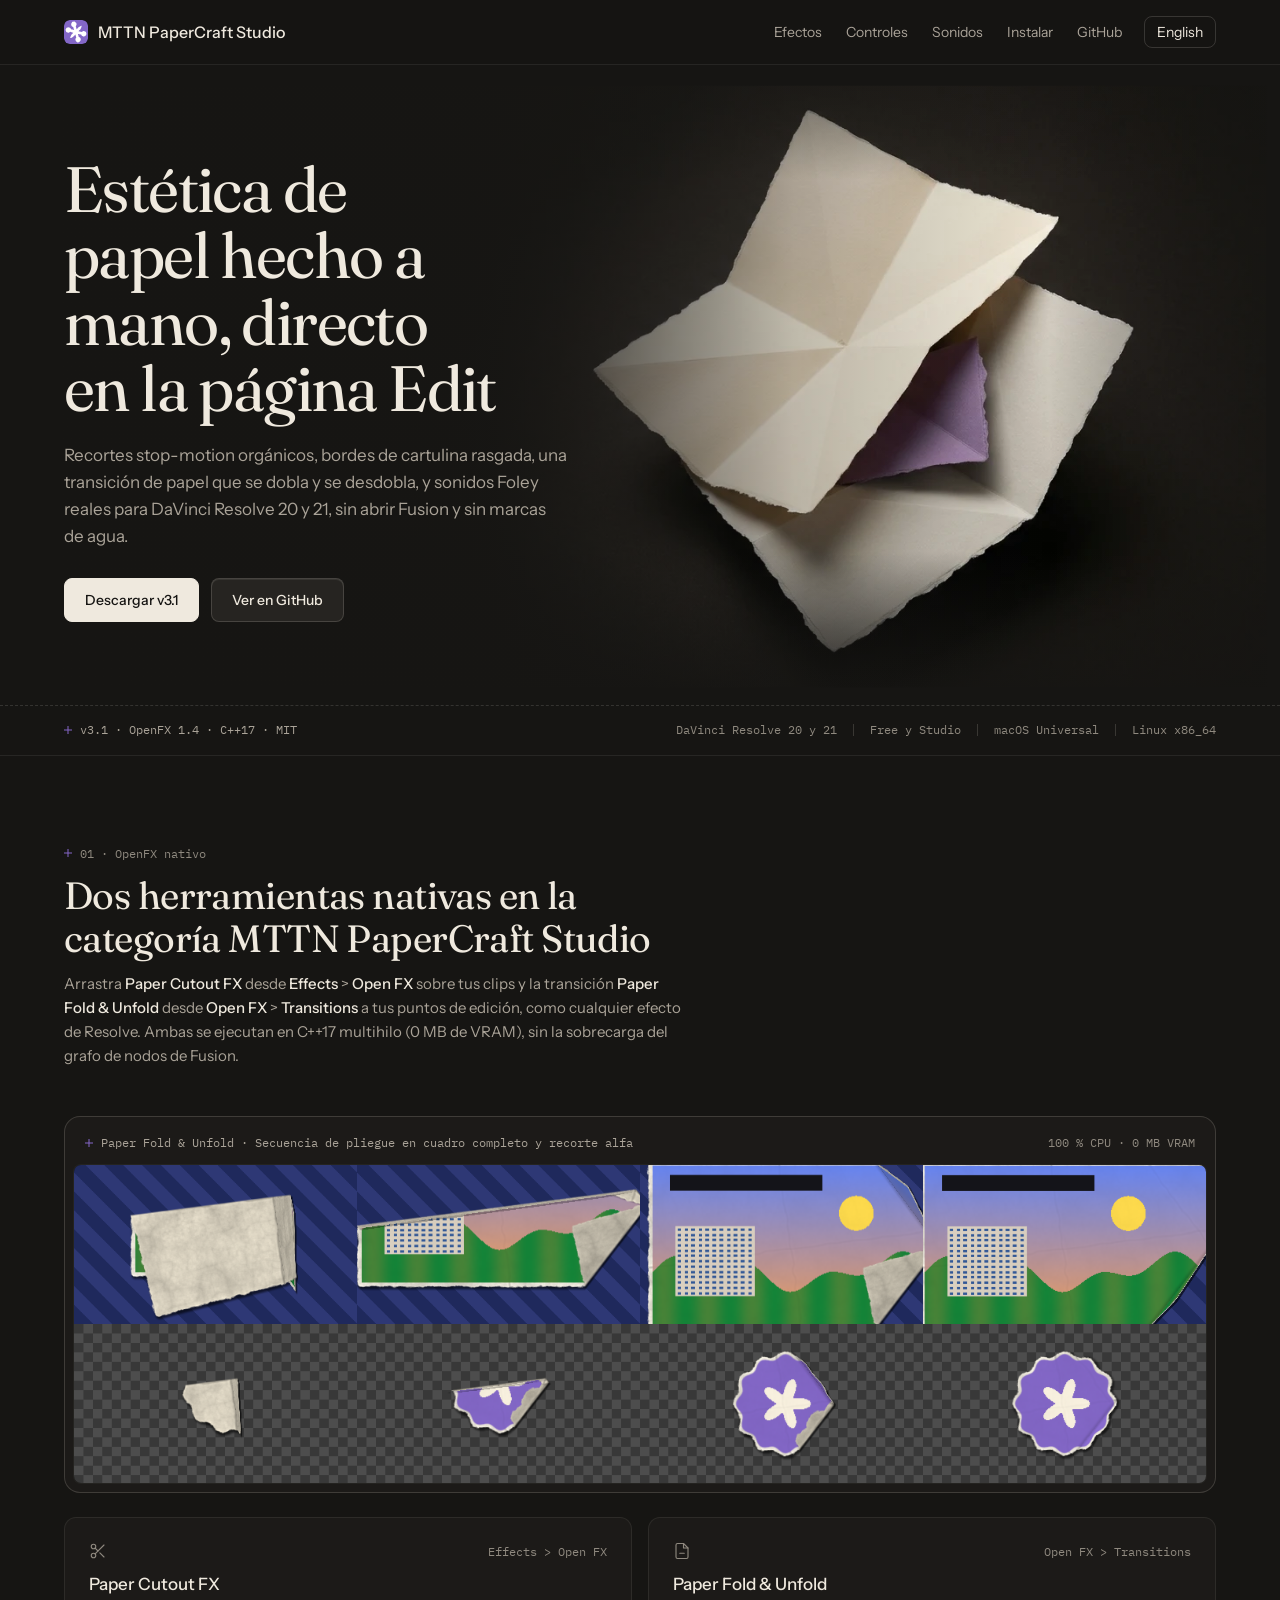
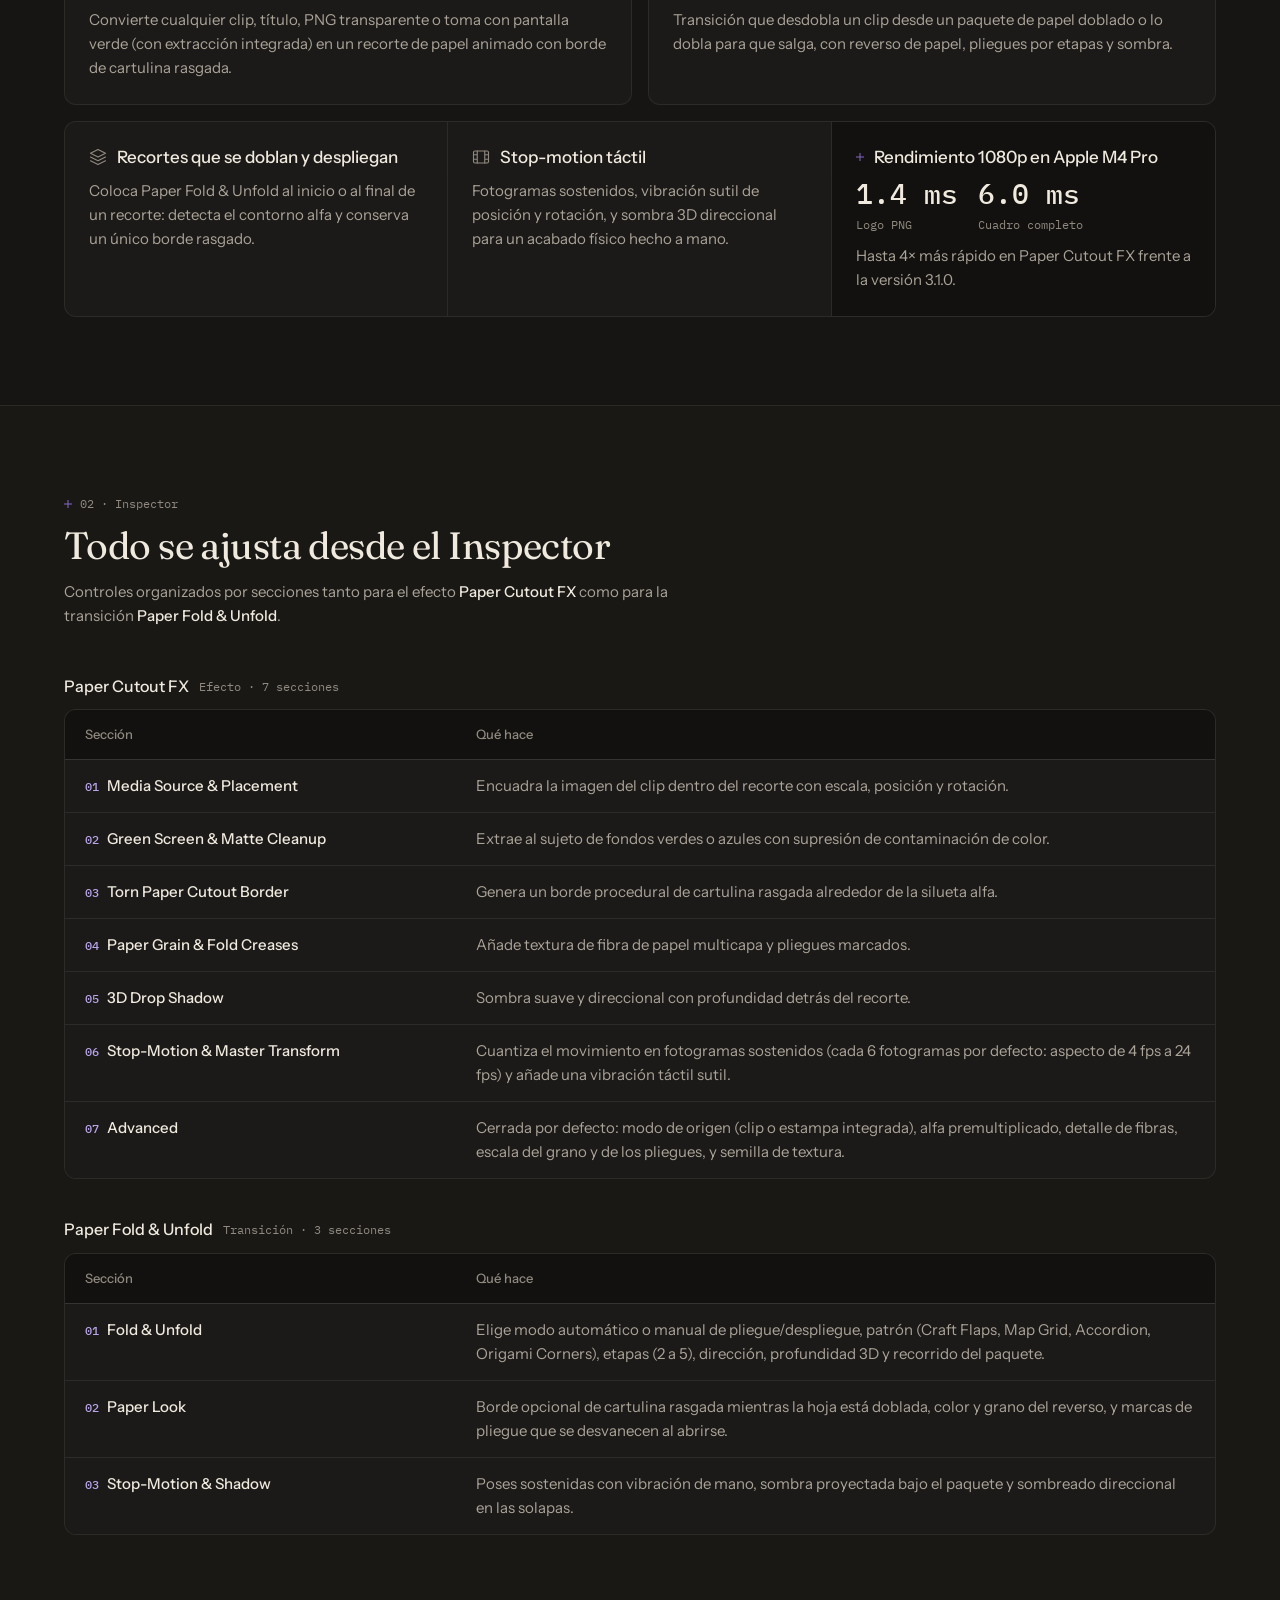
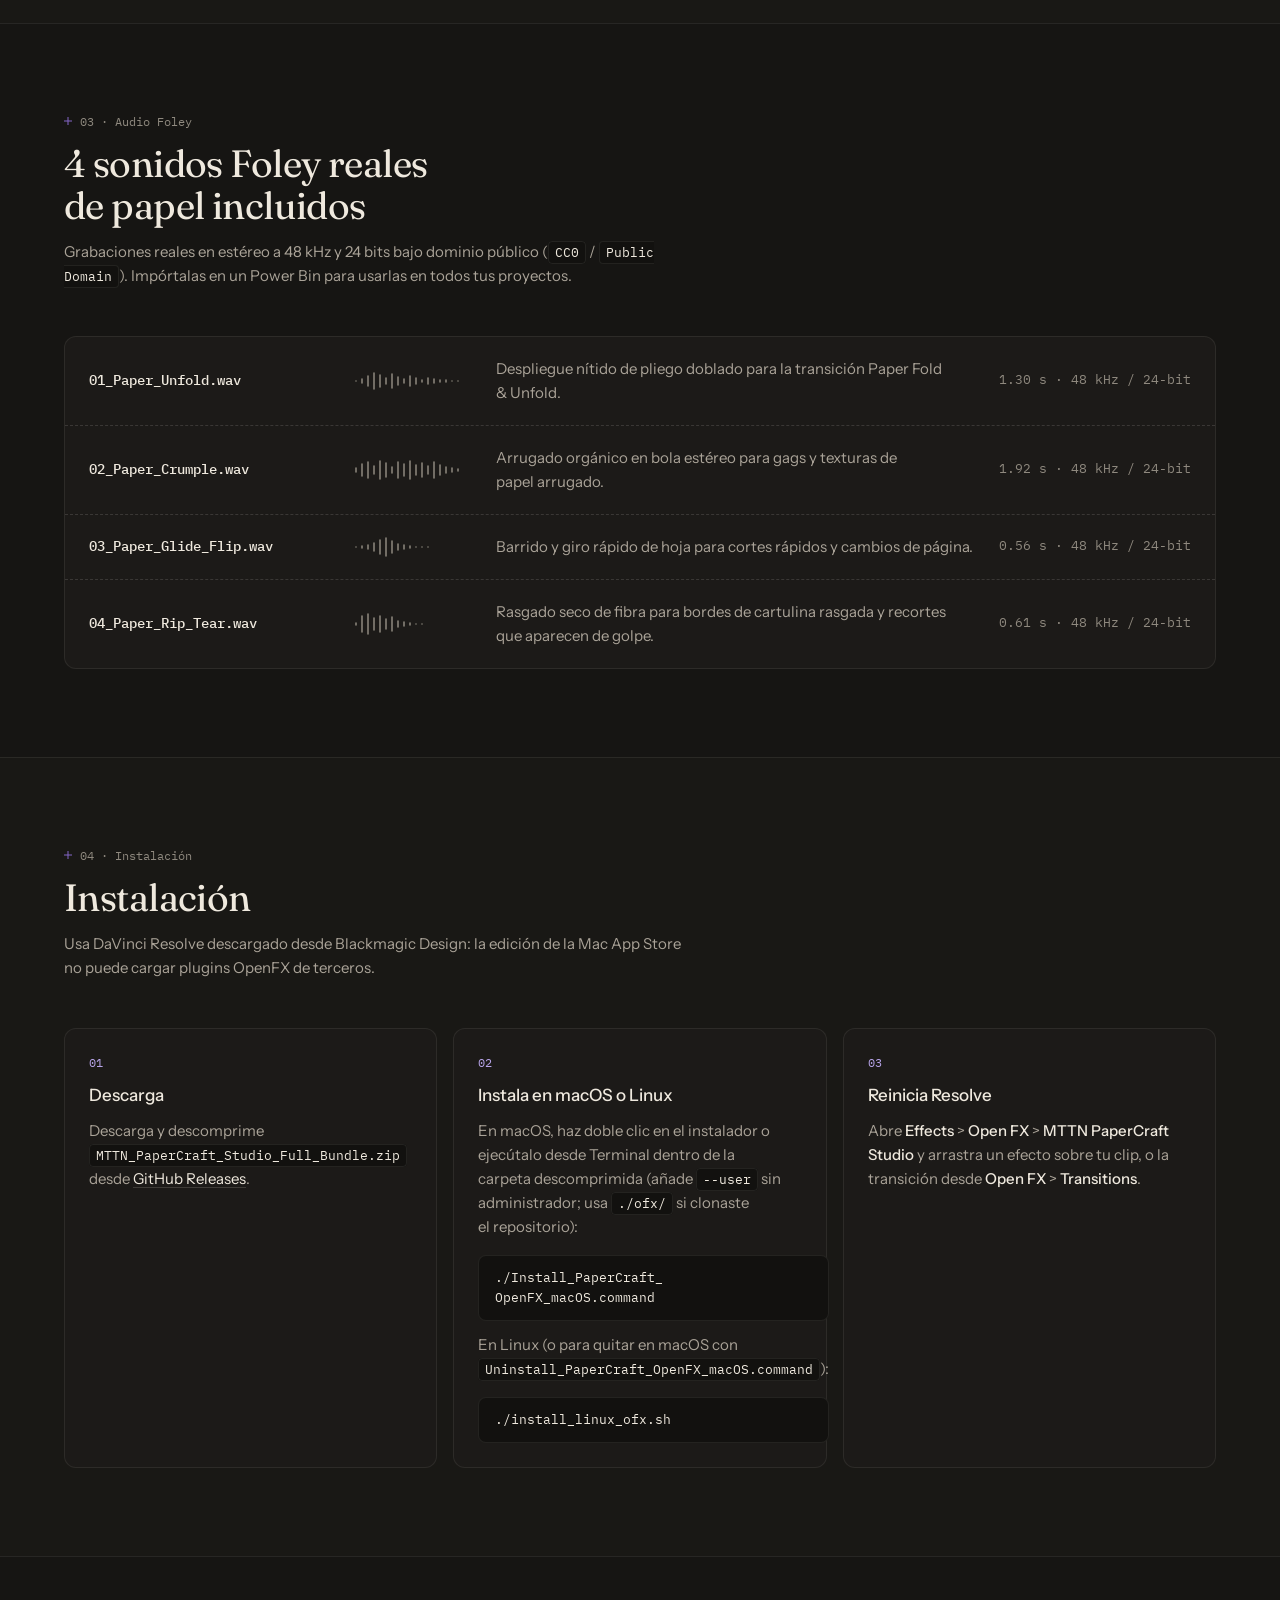
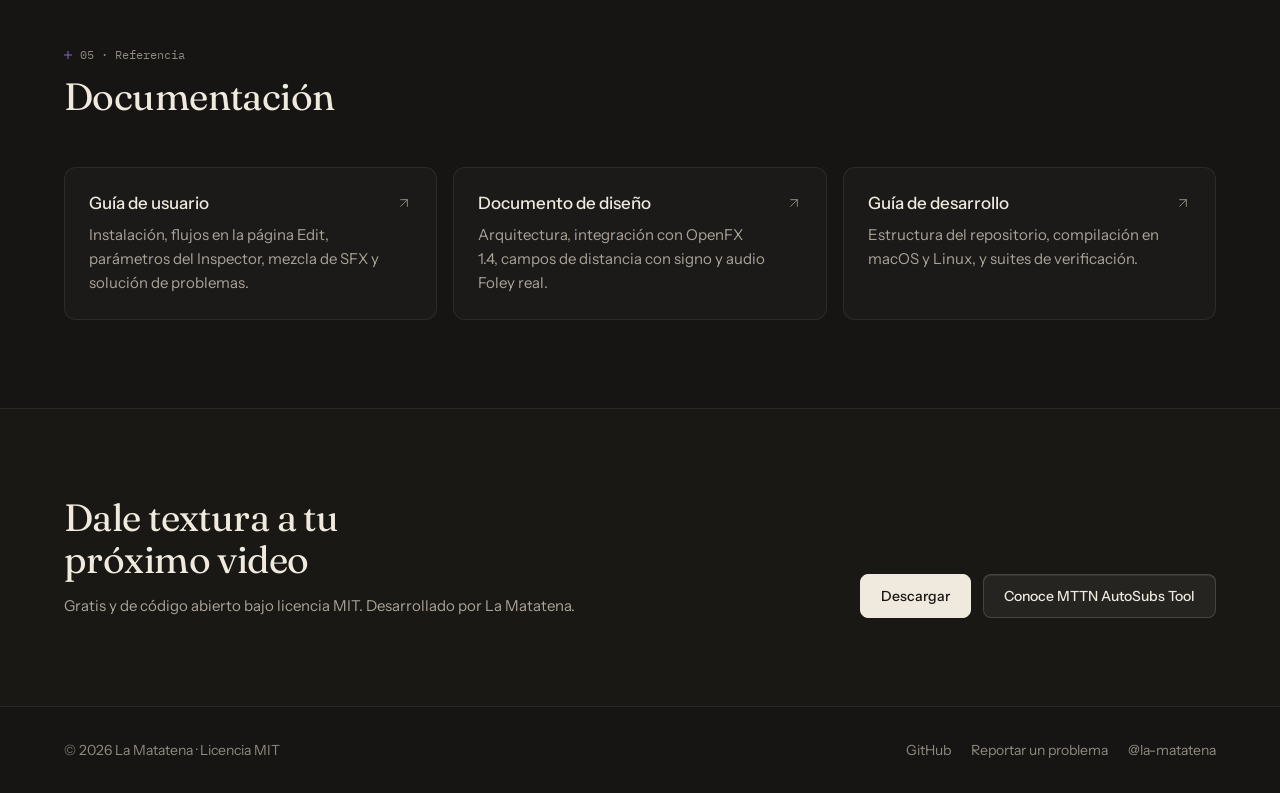
<file: site/index.html>
<!doctype html>
<html lang="es">
<head>
  <meta charset="utf-8">
  <meta name="viewport" content="width=device-width, initial-scale=1">
  <meta name="color-scheme" content="dark">
  <title>MTTN PaperCraft Studio · Recortes de papel stop-motion para DaVinci Resolve</title>
  <meta name="description" content="Plugin OpenFX nativo para DaVinci Resolve 20 y 21: recortes de papel stop-motion (Paper Cutout FX), transición Paper Fold &amp; Unfold, bordes de cartulina rasgada y 4 sonidos Foley reales de papel. Gratis y sin marcas de agua.">
  <meta name="theme-color" content="#161513">
  <link rel="icon" href="icon.svg" type="image/svg+xml">
  <link rel="alternate" hreflang="es" href="https://la-matatena.github.io/mttn-papercraft-studio/">
  <link rel="alternate" hreflang="en" href="https://la-matatena.github.io/mttn-papercraft-studio/en/">
  <meta property="og:title" content="MTTN PaperCraft Studio">
  <meta property="og:description" content="Recortes de papel stop-motion, transición Paper Fold &amp; Unfold y Foley de papel en la página Edit de DaVinci Resolve.">
  <meta property="og:image" content="https://la-matatena.github.io/mttn-papercraft-studio/images/hero-paper.webp">
  <meta property="og:type" content="website">
  <link rel="preconnect" href="https://fonts.googleapis.com">
  <link rel="preconnect" href="https://fonts.gstatic.com" crossorigin>
  <link rel="stylesheet" href="https://fonts.googleapis.com/css2?family=Fraunces:opsz,wght@9..144,400;9..144,500&family=IBM+Plex+Mono:wght@400;500&family=Instrument+Sans:wght@400;500;600&display=swap">
  <link rel="stylesheet" href="styles.css">
</head>
<body>
  <a class="skip" href="#main">Saltar al contenido</a>

  <header class="site-header">
    <div class="wrap header-inner">
      <a class="brand" href="./" aria-current="page">
        <img src="icon.svg" alt="" width="24" height="24">
        <span>MTTN PaperCraft Studio</span>
      </a>
      <nav class="site-nav" aria-label="Principal">
        <button class="menu-button" type="button" popovertarget="site-menu" popovertargetaction="toggle" aria-controls="site-menu">
          <svg viewBox="0 0 24 24" fill="none" stroke="currentColor" stroke-width="1.5" stroke-linecap="round" stroke-linejoin="round" aria-hidden="true">
            <path d="M4 7h16M4 12h16M4 17h16"/>
          </svg>
          <span>Menú</span>
        </button>
        <ul id="site-menu" class="site-menu" popover="auto">
          <li><a href="#efectos">Efectos</a></li>
          <li><a href="#controles">Controles</a></li>
          <li><a href="#sonidos">Sonidos</a></li>
          <li><a href="#instalar">Instalar</a></li>
          <li><a href="https://github.com/la-matatena/mttn-papercraft-studio">GitHub</a></li>
          <li><a class="nav-lang" href="en/" hreflang="en" lang="en">English</a></li>
        </ul>
      </nav>
    </div>
  </header>

  <main id="main">
    <section class="hero">
      <div class="hero-scene">
        <div class="hero-media">
          <img src="images/hero-paper.webp" width="1376" height="768" fetchpriority="high"
               alt="Hojas de cartulina crema, gris piedra y violeta apagado dobladas en pliegues con bordes rasgados sobre una mesa oscura de trabajo">
        </div>
        <div class="wrap">
          <div class="hero-content">
            <h1>Estética de papel hecho a mano, directo en la página Edit</h1>
            <p class="lead">Recortes stop-motion orgánicos, bordes de cartulina rasgada, una transición de papel que se dobla y se desdobla, y sonidos Foley reales para DaVinci Resolve 20 y 21, sin abrir Fusion y sin marcas de agua.</p>
            <div class="actions">
              <a class="btn primary" href="https://github.com/la-matatena/mttn-papercraft-studio/releases/latest">Descargar v3.1</a>
              <a class="btn" href="https://github.com/la-matatena/mttn-papercraft-studio">Ver en GitHub</a>
            </div>
          </div>
        </div>
      </div>
      <div class="hero-rail">
        <div class="wrap hero-rail-inner">
          <span class="rail-version">
            <span class="crop-mark" aria-hidden="true"></span>
            <span>v3.1 · OpenFX 1.4 · C++17 · MIT</span>
          </span>
          <ul class="rail-list" aria-label="Compatibilidad">
            <li>DaVinci Resolve 20 y 21</li>
            <li>Free y Studio</li>
            <li>macOS Universal</li>
            <li>Linux x86_64</li>
          </ul>
        </div>
      </div>
    </section>

    <section id="efectos">
      <div class="wrap">
        <div class="section-head">
          <span class="section-kicker"><span class="crop-mark" aria-hidden="true"></span> 01 · OpenFX nativo</span>
          <h2>Dos herramientas nativas en la categoría MTTN PaperCraft Studio</h2>
          <p>Arrastra <strong>Paper Cutout FX</strong> desde <strong>Effects</strong> &gt; <strong>Open FX</strong> sobre tus clips y la transición <strong>Paper Fold &amp; Unfold</strong> desde <strong>Open FX</strong> &gt; <strong>Transitions</strong> a tus puntos de edición, como cualquier efecto de Resolve. Ambas se ejecutan en C++17 multihilo (0 MB de VRAM), sin la sobrecarga del grafo de nodos de Fusion.</p>
        </div>

        <figure class="specimen">
          <div class="specimen-bar">
            <span class="specimen-title">
              <span class="crop-mark" aria-hidden="true"></span>
              <span>Paper Fold &amp; Unfold · Secuencia de pliegue en cuadro completo y recorte alfa</span>
            </span>
            <span>100 % CPU · 0 MB VRAM</span>
          </div>
          <div class="specimen-frame">
            <img src="images/paper-fold-unfold.webp" width="1440" height="404" loading="lazy"
                 alt="Cuatro etapas del despliegue de Paper Fold &amp; Unfold sobre un clip a cuadro completo arriba y sobre un recorte alfa con borde rasgado abajo">
          </div>
        </figure>

        <div class="plugin-grid">
          <article class="plugin-card">
            <div class="plugin-card-head">
              <svg class="line-icon" viewBox="0 0 24 24" fill="none" stroke="currentColor" stroke-width="1.5" stroke-linecap="round" stroke-linejoin="round" aria-hidden="true">
                <circle cx="6" cy="6" r="3"/>
                <circle cx="6" cy="18" r="3"/>
                <line x1="20" y1="4" x2="8.12" y2="15.88"/>
                <line x1="14.47" y1="14.48" x2="20" y2="20"/>
                <line x1="8.12" y1="8.12" x2="12" y2="12"/>
              </svg>
              <span class="plugin-path">Effects &gt; Open FX</span>
            </div>
            <h3>Paper Cutout FX</h3>
            <p>Convierte cualquier clip, título, PNG transparente o toma con pantalla verde (con extracción integrada) en un recorte de papel animado con borde de cartulina rasgada.</p>
          </article>

          <article class="plugin-card">
            <div class="plugin-card-head">
              <svg class="line-icon" viewBox="0 0 24 24" fill="none" stroke="currentColor" stroke-width="1.5" stroke-linecap="round" stroke-linejoin="round" aria-hidden="true">
                <path d="M14 2H6a2 2 0 0 0-2 2v16a2 2 0 0 0 2 2h12a2 2 0 0 0 2-2V8Z"/>
                <polyline points="14 2 14 8 20 8"/>
                <line x1="9" y1="15" x2="15" y2="15"/>
              </svg>
              <span class="plugin-path">Open FX &gt; Transitions</span>
            </div>
            <h3>Paper Fold &amp; Unfold</h3>
            <p>Transición que desdobla un clip desde un paquete de papel doblado o lo dobla para que salga, con reverso de papel, pliegues por etapas y sombra.</p>
          </article>
        </div>

        <div class="trait-row">
          <article class="trait-cell">
            <div class="trait-head">
              <svg class="line-icon" viewBox="0 0 24 24" fill="none" stroke="currentColor" stroke-width="1.5" stroke-linecap="round" stroke-linejoin="round" aria-hidden="true">
                <polygon points="12 2 2 7 12 12 22 7 12 2"/>
                <polyline points="2 17 12 22 22 17"/>
                <polyline points="2 12 12 17 22 12"/>
              </svg>
              <h3>Recortes que se doblan y despliegan</h3>
            </div>
            <p>Coloca Paper Fold &amp; Unfold al inicio o al final de un recorte: detecta el contorno alfa y conserva un único borde rasgado.</p>
          </article>

          <article class="trait-cell">
            <div class="trait-head">
              <svg class="line-icon" viewBox="0 0 24 24" fill="none" stroke="currentColor" stroke-width="1.5" stroke-linecap="round" stroke-linejoin="round" aria-hidden="true">
                <rect x="2" y="4" width="20" height="16" rx="2"/>
                <path d="M7 4v16M17 4v16M2 9h5M2 15h5M17 9h5M17 15h5"/>
              </svg>
              <h3>Stop-motion táctil</h3>
            </div>
            <p>Fotogramas sostenidos, vibración sutil de posición y rotación, y sombra 3D direccional para un acabado físico hecho a mano.</p>
          </article>

          <article class="trait-cell bench-cell">
            <div class="trait-head">
              <span class="crop-mark" aria-hidden="true"></span>
              <h3>Rendimiento 1080p en Apple M4 Pro</h3>
            </div>
            <div class="bench-numbers">
              <div>
                <span class="metric-val">1.4 ms</span>
                <span class="metric-note">Logo PNG</span>
              </div>
              <div>
                <span class="metric-val">6.0 ms</span>
                <span class="metric-note">Cuadro completo</span>
              </div>
            </div>
            <p>Hasta 4× más rápido en Paper Cutout FX frente a la versión 3.1.0.</p>
          </article>
        </div>
      </div>
    </section>

    <section id="controles" class="alt">
      <div class="wrap">
        <div class="section-head">
          <span class="section-kicker"><span class="crop-mark" aria-hidden="true"></span> 02 · Inspector</span>
          <h2>Todo se ajusta desde el Inspector</h2>
          <p>Controles organizados por secciones tanto para el efecto <strong>Paper Cutout FX</strong> como para la transición <strong>Paper Fold &amp; Unfold</strong>.</p>
        </div>

        <h3 id="cutout-controls-heading" class="table-group-title">
          <span>Paper Cutout FX</span>
          <span class="table-group-meta">Efecto · 7 secciones</span>
        </h3>
        <div class="table-scroll" tabindex="0" role="region" aria-labelledby="cutout-controls-heading">
          <table style="--label-1: 'Sección'; --label-2: 'Qué hace';">
            <thead>
              <tr>
                <th scope="col">Sección</th>
                <th scope="col">Qué hace</th>
              </tr>
            </thead>
            <tbody>
              <tr><th scope="row"><span class="row-idx">01</span>Media Source &amp; Placement</th><td>Encuadra la imagen del clip dentro del recorte con escala, posición y rotación.</td></tr>
              <tr><th scope="row"><span class="row-idx">02</span>Green Screen &amp; Matte Cleanup</th><td>Extrae al sujeto de fondos verdes o azules con supresión de contaminación de color.</td></tr>
              <tr><th scope="row"><span class="row-idx">03</span>Torn Paper Cutout Border</th><td>Genera un borde procedural de cartulina rasgada alrededor de la silueta alfa.</td></tr>
              <tr><th scope="row"><span class="row-idx">04</span>Paper Grain &amp; Fold Creases</th><td>Añade textura de fibra de papel multicapa y pliegues marcados.</td></tr>
              <tr><th scope="row"><span class="row-idx">05</span>3D Drop Shadow</th><td>Sombra suave y direccional con profundidad detrás del recorte.</td></tr>
              <tr><th scope="row"><span class="row-idx">06</span>Stop-Motion &amp; Master Transform</th><td>Cuantiza el movimiento en fotogramas sostenidos (cada 6 fotogramas por defecto: aspecto de 4 fps a 24 fps) y añade una vibración táctil sutil.</td></tr>
              <tr><th scope="row"><span class="row-idx">07</span>Advanced</th><td>Cerrada por defecto: modo de origen (clip o estampa integrada), alfa premultiplicado, detalle de fibras, escala del grano y de los pliegues, y semilla de textura.</td></tr>
            </tbody>
          </table>
        </div>

        <h3 id="fold-controls-heading" class="table-group-title">
          <span>Paper Fold &amp; Unfold</span>
          <span class="table-group-meta">Transición · 3 secciones</span>
        </h3>
        <div class="table-scroll" tabindex="0" role="region" aria-labelledby="fold-controls-heading">
          <table style="--label-1: 'Sección'; --label-2: 'Qué hace';">
            <thead>
              <tr>
                <th scope="col">Sección</th>
                <th scope="col">Qué hace</th>
              </tr>
            </thead>
            <tbody>
              <tr><th scope="row"><span class="row-idx">01</span>Fold &amp; Unfold</th><td>Elige modo automático o manual de pliegue/despliegue, patrón (Craft Flaps, Map Grid, Accordion, Origami Corners), etapas (2 a 5), dirección, profundidad 3D y recorrido del paquete.</td></tr>
              <tr><th scope="row"><span class="row-idx">02</span>Paper Look</th><td>Borde opcional de cartulina rasgada mientras la hoja está doblada, color y grano del reverso, y marcas de pliegue que se desvanecen al abrirse.</td></tr>
              <tr><th scope="row"><span class="row-idx">03</span>Stop-Motion &amp; Shadow</th><td>Poses sostenidas con vibración de mano, sombra proyectada bajo el paquete y sombreado direccional en las solapas.</td></tr>
            </tbody>
          </table>
        </div>
      </div>
    </section>

    <section id="sonidos">
      <div class="wrap">
        <div class="section-head">
          <span class="section-kicker"><span class="crop-mark" aria-hidden="true"></span> 03 · Audio Foley</span>
          <h2>4 sonidos Foley reales de papel incluidos</h2>
          <p>Grabaciones reales en estéreo a 48 kHz y 24 bits bajo dominio público (<code>CC0</code> / <code>Public Domain</code>). Impórtalas en un Power Bin para usarlas en todos tus proyectos.</p>
        </div>

        <div class="sfx-list">
          <article class="sfx-row">
            <h3 class="sfx-name">01_Paper_Unfold.wav</h3>
            <svg class="sfx-wave" viewBox="0 0 112 24" fill="none" stroke="currentColor" stroke-width="1.5" stroke-linecap="round" aria-hidden="true">
              <path d="M4 12v0M10 10v4M16 7v10M22 4v16M28 6v12M34 9v6M40 5v14M46 8v8M52 10v4M58 7v10M64 9v6M70 11v2M76 9v6M82 10v4M88 11v2M94 11v2M100 12v0M106 12v0"/>
            </svg>
            <p>Despliegue nítido de pliego doblado para la transición Paper Fold &amp; Unfold.</p>
            <span class="sfx-dur">1.30 s · 48 kHz / 24-bit</span>
          </article>

          <article class="sfx-row">
            <h3 class="sfx-name">02_Paper_Crumple.wav</h3>
            <svg class="sfx-wave" viewBox="0 0 112 24" fill="none" stroke="currentColor" stroke-width="1.5" stroke-linecap="round" aria-hidden="true">
              <path d="M4 10v4M10 6v12M16 4v16M22 8v8M28 3v18M34 5v14M40 9v6M46 4v16M52 6v12M58 3v18M64 7v10M70 5v14M76 8v8M82 4v16M88 7v10M94 9v6M100 10v4M106 11v2"/>
            </svg>
            <p>Arrugado orgánico en bola estéreo para gags y texturas de papel arrugado.</p>
            <span class="sfx-dur">1.92 s · 48 kHz / 24-bit</span>
          </article>

          <article class="sfx-row">
            <h3 class="sfx-name">03_Paper_Glide_Flip.wav</h3>
            <svg class="sfx-wave" viewBox="0 0 112 24" fill="none" stroke="currentColor" stroke-width="1.5" stroke-linecap="round" aria-hidden="true">
              <path d="M4 12v0M10 11v2M16 10v4M22 8v8M28 5v14M34 3v18M40 6v12M46 9v6M52 10v4M58 11v2M64 12v0M70 12v0M76 12v0"/>
            </svg>
            <p>Barrido y giro rápido de hoja para cortes rápidos y cambios de página.</p>
            <span class="sfx-dur">0.56 s · 48 kHz / 24-bit</span>
          </article>

          <article class="sfx-row">
            <h3 class="sfx-name">04_Paper_Rip_Tear.wav</h3>
            <svg class="sfx-wave" viewBox="0 0 112 24" fill="none" stroke="currentColor" stroke-width="1.5" stroke-linecap="round" aria-hidden="true">
              <path d="M4 11v2M10 4v16M16 2v20M22 6v12M28 4v16M34 7v10M40 5v14M46 9v6M52 10v4M58 11v2M64 12v0M70 12v0"/>
            </svg>
            <p>Rasgado seco de fibra para bordes de cartulina rasgada y recortes que aparecen de golpe.</p>
            <span class="sfx-dur">0.61 s · 48 kHz / 24-bit</span>
          </article>
        </div>
      </div>
    </section>

    <section id="instalar" class="alt">
      <div class="wrap">
        <div class="section-head">
          <span class="section-kicker"><span class="crop-mark" aria-hidden="true"></span> 04 · Instalación</span>
          <h2>Instalación</h2>
          <p>Usa DaVinci Resolve descargado desde Blackmagic Design: la edición de la Mac App Store no puede cargar plugins OpenFX de terceros.</p>
        </div>
        <ol class="steps">
          <li>
            <span class="step-num">01</span>
            <h3>Descarga</h3>
            <p>Descarga y descomprime <code>MTTN_PaperCraft_Studio_Full_Bundle.zip</code> desde <a href="https://github.com/la-matatena/mttn-papercraft-studio/releases/latest">GitHub Releases</a>.</p>
          </li>
          <li>
            <span class="step-num">02</span>
            <h3>Instala en macOS o Linux</h3>
            <p>En macOS, haz doble clic en el instalador o ejecútalo desde Terminal dentro de la carpeta descomprimida (añade <code>--user</code> sin administrador; usa <code>./ofx/</code> si clonaste el repositorio):</p>
            <pre><code>./Install_PaperCraft_<wbr>OpenFX_macOS.command</code></pre>
            <p>En Linux (o para quitar en macOS con <code>Uninstall_PaperCraft_OpenFX_macOS.command</code>):</p>
            <pre><code>./install_linux_ofx.sh</code></pre>
          </li>
          <li>
            <span class="step-num">03</span>
            <h3>Reinicia Resolve</h3>
            <p>Abre <strong>Effects</strong> &gt; <strong>Open FX</strong> &gt; <strong>MTTN PaperCraft Studio</strong> y arrastra un efecto sobre tu clip, o la transición desde <strong>Open FX</strong> &gt; <strong>Transitions</strong>.</p>
          </li>
        </ol>
      </div>
    </section>

    <section id="docs">
      <div class="wrap">
        <div class="section-head">
          <span class="section-kicker"><span class="crop-mark" aria-hidden="true"></span> 05 · Referencia</span>
          <h2>Documentación</h2>
        </div>
        <div class="docs-grid">
          <a class="doc-card" href="https://github.com/la-matatena/mttn-papercraft-studio/blob/main/docs/user_guide.md">
            <div class="doc-card-head">
              <h3>Guía de usuario</h3>
              <svg viewBox="0 0 24 24" fill="none" stroke="currentColor" stroke-width="1.5" stroke-linecap="round" stroke-linejoin="round" aria-hidden="true"><path d="M7 17 17 7M7 7h10v10"/></svg>
            </div>
            <p>Instalación, flujos en la página Edit, parámetros del Inspector, mezcla de SFX y solución de problemas.</p>
          </a>
          <a class="doc-card" href="https://github.com/la-matatena/mttn-papercraft-studio/blob/main/docs/design_doc.md">
            <div class="doc-card-head">
              <h3>Documento de diseño</h3>
              <svg viewBox="0 0 24 24" fill="none" stroke="currentColor" stroke-width="1.5" stroke-linecap="round" stroke-linejoin="round" aria-hidden="true"><path d="M7 17 17 7M7 7h10v10"/></svg>
            </div>
            <p>Arquitectura, integración con OpenFX 1.4, campos de distancia con signo y audio Foley real.</p>
          </a>
          <a class="doc-card" href="https://github.com/la-matatena/mttn-papercraft-studio/blob/main/docs/developer_guide.md">
            <div class="doc-card-head">
              <h3>Guía de desarrollo</h3>
              <svg viewBox="0 0 24 24" fill="none" stroke="currentColor" stroke-width="1.5" stroke-linecap="round" stroke-linejoin="round" aria-hidden="true"><path d="M7 17 17 7M7 7h10v10"/></svg>
            </div>
            <p>Estructura del repositorio, compilación en macOS y Linux, y suites de verificación.</p>
          </a>
        </div>
      </div>
    </section>

    <section class="cta alt">
      <div class="wrap cta-band">
        <div class="cta-copy">
          <h2>Dale textura a tu próximo video</h2>
          <p>Gratis y de código abierto bajo licencia MIT. Desarrollado por La Matatena.</p>
        </div>
        <div class="actions">
          <a class="btn primary" href="https://github.com/la-matatena/mttn-papercraft-studio/releases/latest">Descargar</a>
          <a class="btn" href="https://la-matatena.github.io/mttn-autosubs-tool/">Conoce MTTN AutoSubs Tool</a>
        </div>
      </div>
    </section>
  </main>

  <footer>
    <div class="wrap">
      <span>© 2026 <a href="https://la-matatena.com">La Matatena</a> · Licencia MIT</span>
      <nav aria-label="Pie de página">
        <a href="https://github.com/la-matatena/mttn-papercraft-studio">GitHub</a>
        <a href="https://github.com/la-matatena/mttn-papercraft-studio/issues">Reportar un problema</a>
        <a href="https://github.com/la-matatena">@la-matatena</a>
      </nav>
    </div>
  </footer>

  <script type="module">
    if (!Object.hasOwn(HTMLElement.prototype, "popover")) {
      import("https://unpkg.com/@oddbird/popover-polyfill@latest/dist/popover.min.js");
    }

    const header = document.querySelector(".site-header");
    const inner = document.querySelector(".header-inner");
    const menu = document.getElementById("site-menu");

    if (header && inner && menu) {
      let lastWidth = 0;

      const syncNav = () => {
        const width = header.clientWidth;
        const isWide = header.classList.contains("is-wide");
        if (!isWide && width <= lastWidth) return;
        lastWidth = width;

        const wasOpen =
          menu.hasAttribute("popover") &&
          (menu.matches(":popover-open") || menu.classList.contains(":popover-open"));

        header.classList.add("is-measuring", "is-wide");
        menu.removeAttribute("popover");
        const fits = inner.scrollWidth <= inner.clientWidth;

        if (!fits) {
          header.classList.remove("is-wide");
          menu.setAttribute("popover", "auto");
          if (wasOpen && typeof menu.showPopover === "function") {
            try {
              menu.showPopover();
            } catch {
              /* Ignore if polyfill has not finished initializing. */
            }
          }
        }
        requestAnimationFrame(() => header.classList.remove("is-measuring"));
      };

      menu.addEventListener("click", (event) => {
        if (
          event.target.closest("a") &&
          menu.hasAttribute("popover") &&
          typeof menu.hidePopover === "function"
        ) {
          menu.hidePopover();
        }
      });

      const ro = new ResizeObserver(syncNav);
      ro.observe(header);
      ro.observe(menu);
      syncNav();
    }
  </script>
</body>
</html>
</file>
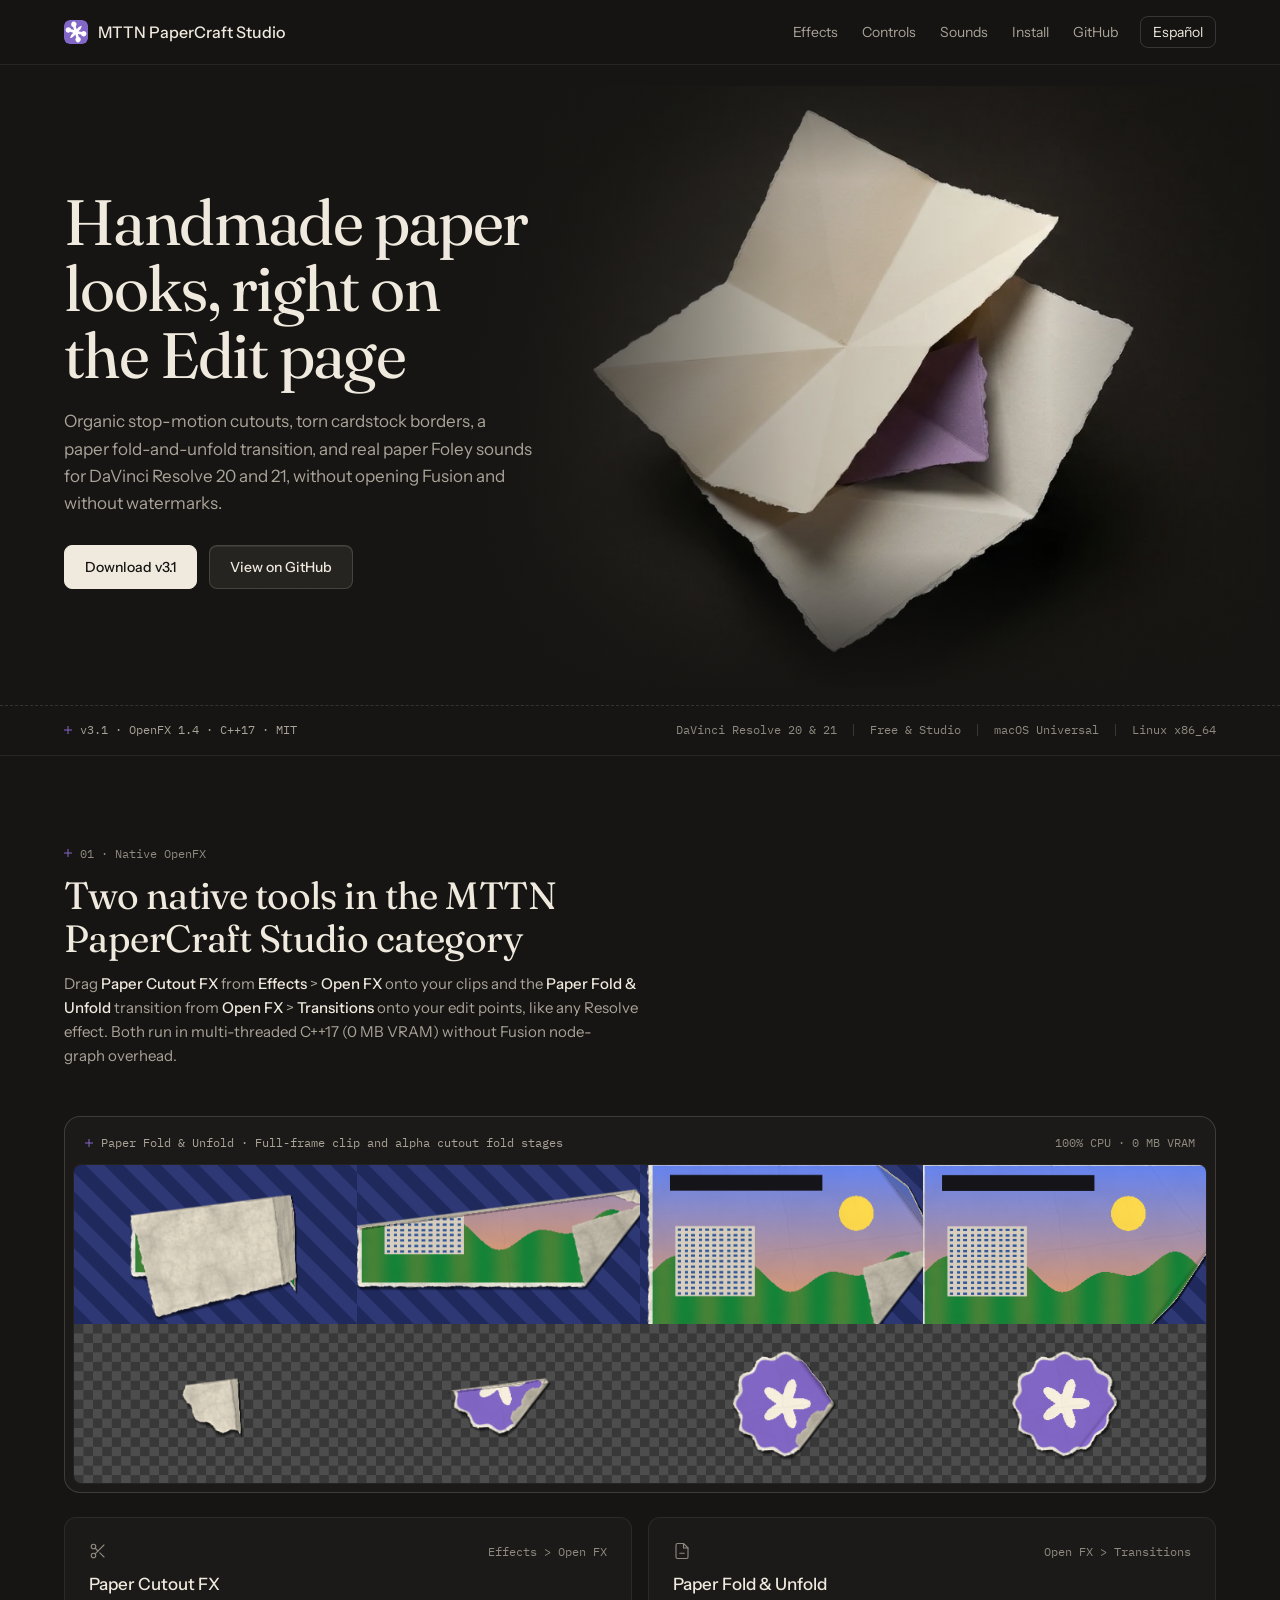
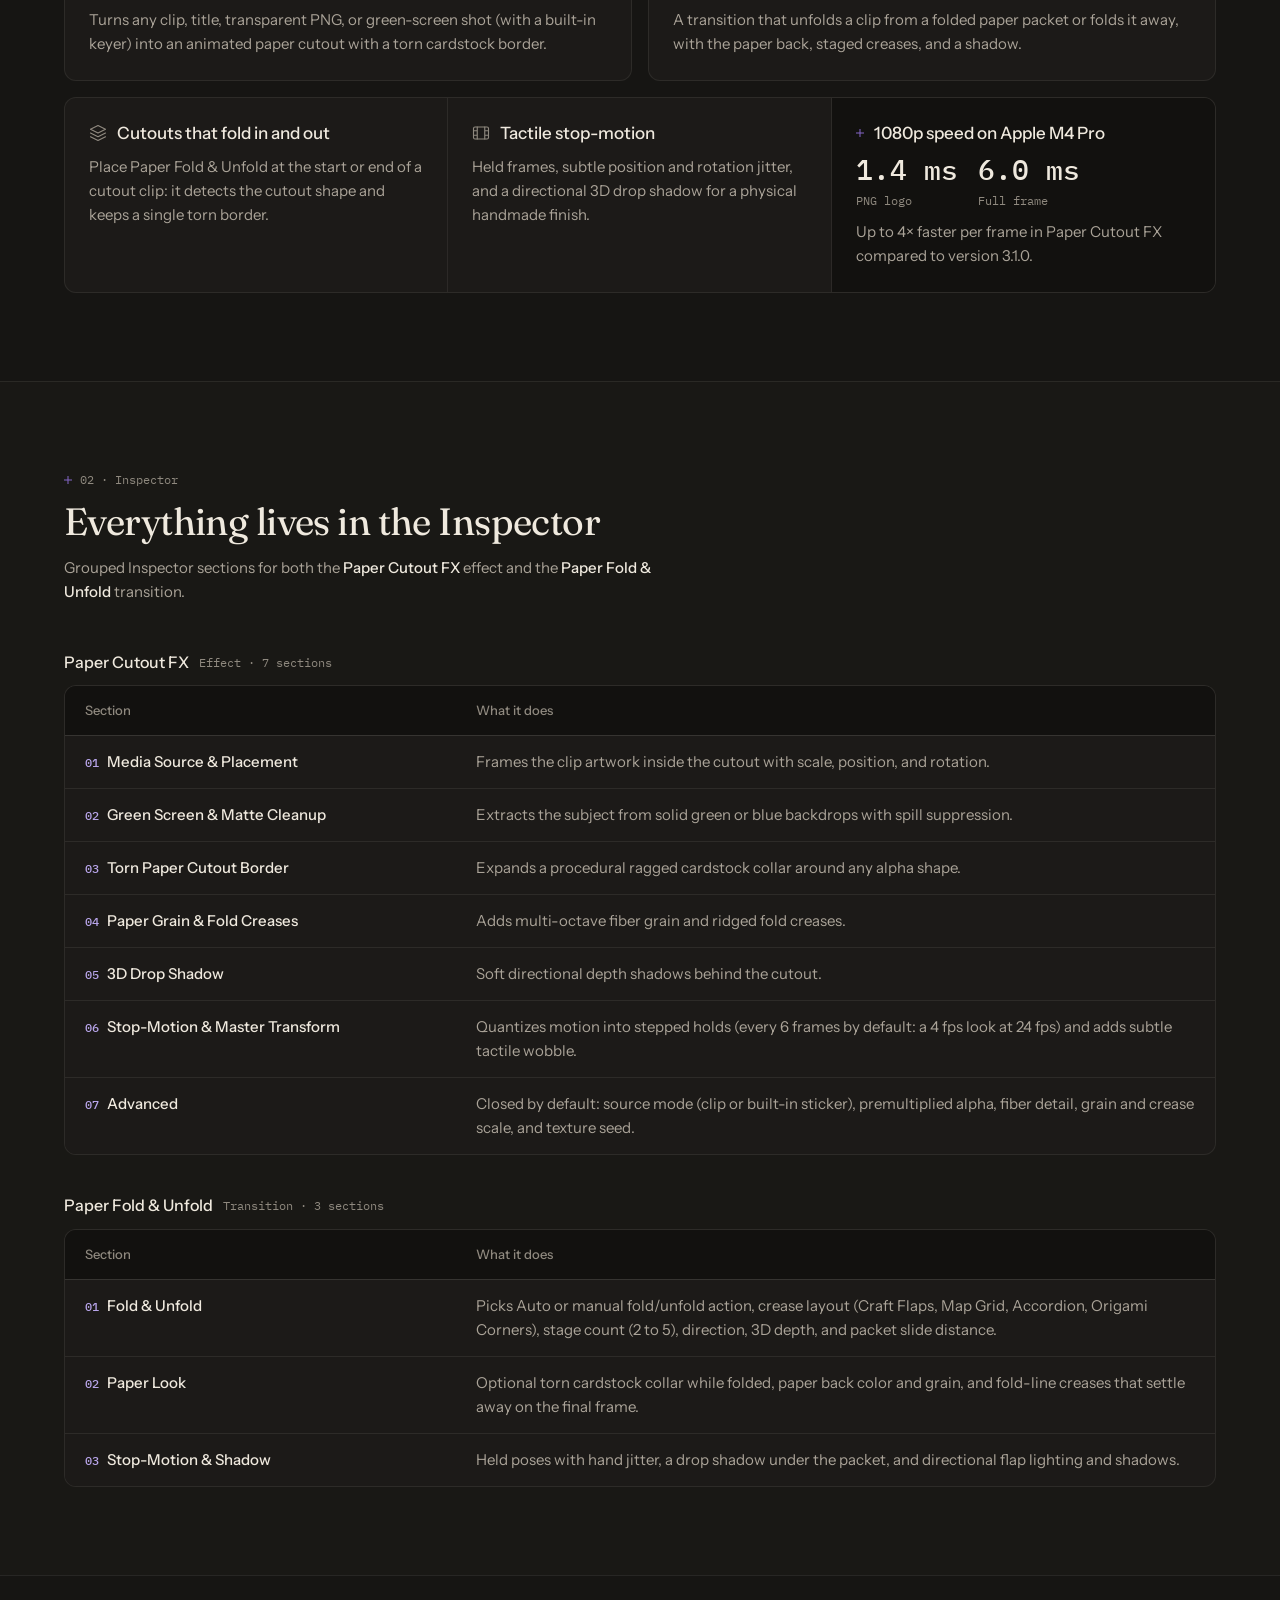
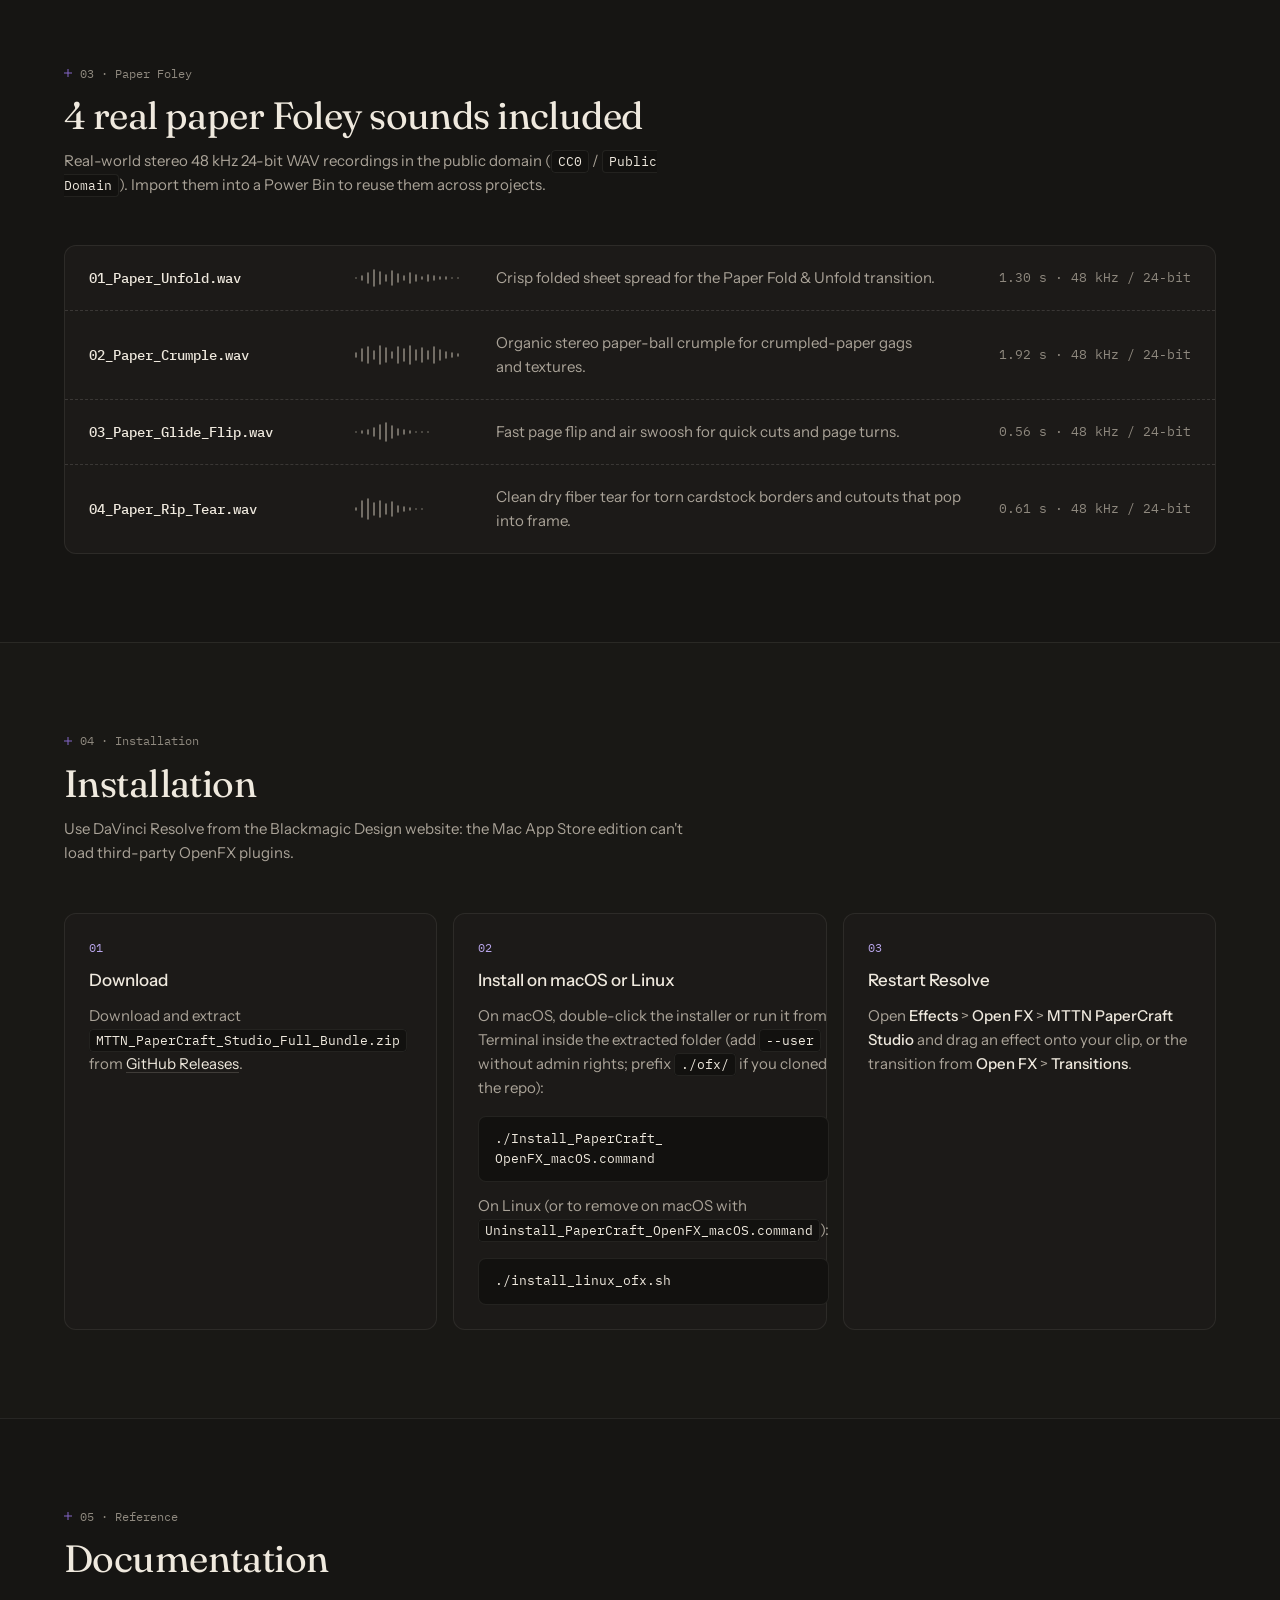
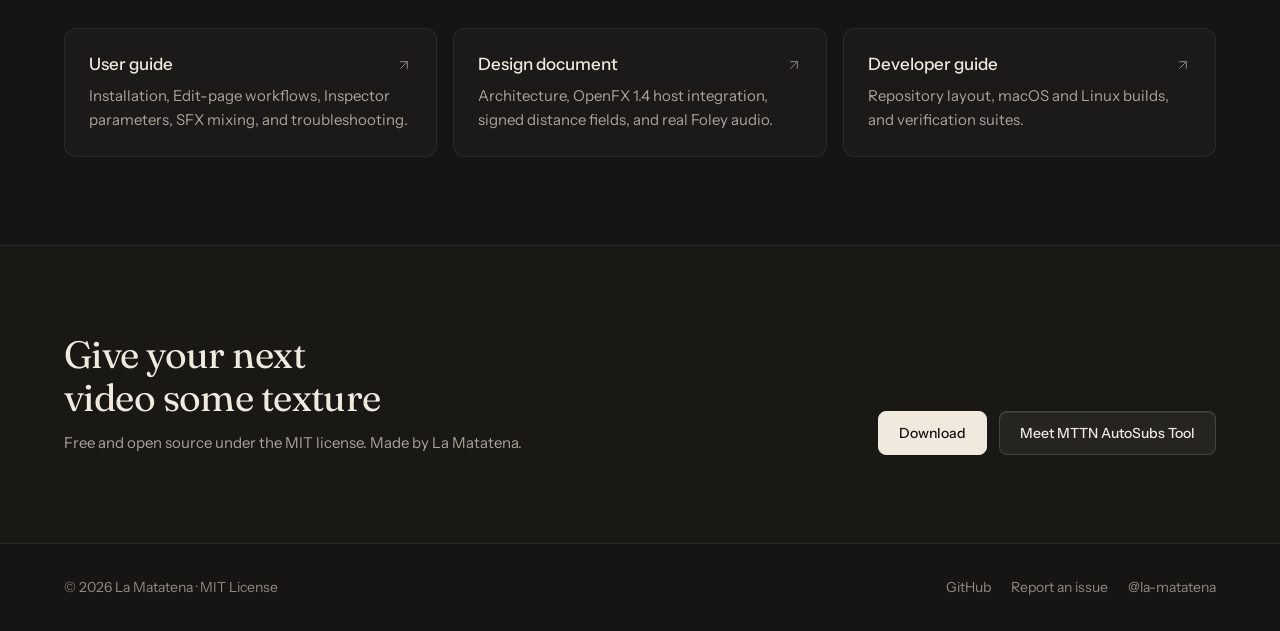
<file: site/en/index.html>
<!doctype html>
<html lang="en">
<head>
  <meta charset="utf-8">
  <meta name="viewport" content="width=device-width, initial-scale=1">
  <meta name="color-scheme" content="dark">
  <title>MTTN PaperCraft Studio · Stop-motion paper cutouts for DaVinci Resolve</title>
  <meta name="description" content="Native OpenFX plugin for DaVinci Resolve 20 and 21: stop-motion paper cutouts (Paper Cutout FX), the Paper Fold &amp; Unfold transition, torn cardstock borders, and 4 real paper Foley sounds. Free and watermark-free.">
  <meta name="theme-color" content="#161513">
  <link rel="icon" href="../icon.svg" type="image/svg+xml">
  <link rel="alternate" hreflang="es" href="https://la-matatena.github.io/mttn-papercraft-studio/">
  <link rel="alternate" hreflang="en" href="https://la-matatena.github.io/mttn-papercraft-studio/en/">
  <meta property="og:title" content="MTTN PaperCraft Studio">
  <meta property="og:description" content="Stop-motion paper cutouts, the Paper Fold &amp; Unfold transition, and paper Foley on the DaVinci Resolve Edit page.">
  <meta property="og:image" content="https://la-matatena.github.io/mttn-papercraft-studio/images/hero-paper.webp">
  <meta property="og:type" content="website">
  <link rel="preconnect" href="https://fonts.googleapis.com">
  <link rel="preconnect" href="https://fonts.gstatic.com" crossorigin>
  <link rel="stylesheet" href="https://fonts.googleapis.com/css2?family=Fraunces:opsz,wght@9..144,400;9..144,500&family=IBM+Plex+Mono:wght@400;500&family=Instrument+Sans:wght@400;500;600&display=swap">
  <link rel="stylesheet" href="../styles.css">
</head>
<body>
  <a class="skip" href="#main">Skip to content</a>

  <header class="site-header">
    <div class="wrap header-inner">
      <a class="brand" href="./" aria-current="page">
        <img src="../icon.svg" alt="" width="24" height="24">
        <span>MTTN PaperCraft Studio</span>
      </a>
      <nav class="site-nav" aria-label="Main">
        <button class="menu-button" type="button" popovertarget="site-menu" popovertargetaction="toggle" aria-controls="site-menu">
          <svg viewBox="0 0 24 24" fill="none" stroke="currentColor" stroke-width="1.5" stroke-linecap="round" stroke-linejoin="round" aria-hidden="true">
            <path d="M4 7h16M4 12h16M4 17h16"/>
          </svg>
          <span>Menu</span>
        </button>
        <ul id="site-menu" class="site-menu" popover="auto">
          <li><a href="#effects">Effects</a></li>
          <li><a href="#controls">Controls</a></li>
          <li><a href="#sounds">Sounds</a></li>
          <li><a href="#install">Install</a></li>
          <li><a href="https://github.com/la-matatena/mttn-papercraft-studio">GitHub</a></li>
          <li><a class="nav-lang" href="../" hreflang="es" lang="es">Español</a></li>
        </ul>
      </nav>
    </div>
  </header>

  <main id="main">
    <section class="hero">
      <div class="hero-scene">
        <div class="hero-media">
          <img src="../images/hero-paper.webp" width="1376" height="768" fetchpriority="high"
               alt="Folded cream, stone grey, and dusty plum archival cardstock sheets with hand-torn deckled edges on a dark tabletop">
        </div>
        <div class="wrap">
          <div class="hero-content">
            <h1>Handmade paper looks, right on the Edit page</h1>
            <p class="lead">Organic stop-motion cutouts, torn cardstock borders, a paper fold-and-unfold transition, and real paper Foley sounds for DaVinci Resolve 20 and 21, without opening Fusion and without watermarks.</p>
            <div class="actions">
              <a class="btn primary" href="https://github.com/la-matatena/mttn-papercraft-studio/releases/latest">Download v3.1</a>
              <a class="btn" href="https://github.com/la-matatena/mttn-papercraft-studio">View on GitHub</a>
            </div>
          </div>
        </div>
      </div>
      <div class="hero-rail">
        <div class="wrap hero-rail-inner">
          <span class="rail-version">
            <span class="crop-mark" aria-hidden="true"></span>
            <span>v3.1 · OpenFX 1.4 · C++17 · MIT</span>
          </span>
          <ul class="rail-list" aria-label="Compatibility">
            <li>DaVinci Resolve 20 &amp; 21</li>
            <li>Free &amp; Studio</li>
            <li>macOS Universal</li>
            <li>Linux x86_64</li>
          </ul>
        </div>
      </div>
    </section>

    <section id="effects">
      <div class="wrap">
        <div class="section-head">
          <span class="section-kicker"><span class="crop-mark" aria-hidden="true"></span> 01 · Native OpenFX</span>
          <h2>Two native tools in the MTTN PaperCraft Studio category</h2>
          <p>Drag <strong>Paper Cutout FX</strong> from <strong>Effects</strong> &gt; <strong>Open FX</strong> onto your clips and the <strong>Paper Fold &amp; Unfold</strong> transition from <strong>Open FX</strong> &gt; <strong>Transitions</strong> onto your edit points, like any Resolve effect. Both run in multi-threaded C++17 (0 MB VRAM) without Fusion node-graph overhead.</p>
        </div>

        <figure class="specimen">
          <div class="specimen-bar">
            <span class="specimen-title">
              <span class="crop-mark" aria-hidden="true"></span>
              <span>Paper Fold &amp; Unfold · Full-frame clip and alpha cutout fold stages</span>
            </span>
            <span>100% CPU · 0 MB VRAM</span>
          </div>
          <div class="specimen-frame">
            <img src="../images/paper-fold-unfold.webp" width="1440" height="404" loading="lazy"
                 alt="Four unfold stages of Paper Fold &amp; Unfold on a full-frame clip above and a torn-edge alpha cutout below">
          </div>
        </figure>

        <div class="plugin-grid">
          <article class="plugin-card">
            <div class="plugin-card-head">
              <svg class="line-icon" viewBox="0 0 24 24" fill="none" stroke="currentColor" stroke-width="1.5" stroke-linecap="round" stroke-linejoin="round" aria-hidden="true">
                <circle cx="6" cy="6" r="3"/>
                <circle cx="6" cy="18" r="3"/>
                <line x1="20" y1="4" x2="8.12" y2="15.88"/>
                <line x1="14.47" y1="14.48" x2="20" y2="20"/>
                <line x1="8.12" y1="8.12" x2="12" y2="12"/>
              </svg>
              <span class="plugin-path">Effects &gt; Open FX</span>
            </div>
            <h3>Paper Cutout FX</h3>
            <p>Turns any clip, title, transparent PNG, or green-screen shot (with a built-in keyer) into an animated paper cutout with a torn cardstock border.</p>
          </article>

          <article class="plugin-card">
            <div class="plugin-card-head">
              <svg class="line-icon" viewBox="0 0 24 24" fill="none" stroke="currentColor" stroke-width="1.5" stroke-linecap="round" stroke-linejoin="round" aria-hidden="true">
                <path d="M14 2H6a2 2 0 0 0-2 2v16a2 2 0 0 0 2 2h12a2 2 0 0 0 2-2V8Z"/>
                <polyline points="14 2 14 8 20 8"/>
                <line x1="9" y1="15" x2="15" y2="15"/>
              </svg>
              <span class="plugin-path">Open FX &gt; Transitions</span>
            </div>
            <h3>Paper Fold &amp; Unfold</h3>
            <p>A transition that unfolds a clip from a folded paper packet or folds it away, with the paper back, staged creases, and a shadow.</p>
          </article>
        </div>

        <div class="trait-row">
          <article class="trait-cell">
            <div class="trait-head">
              <svg class="line-icon" viewBox="0 0 24 24" fill="none" stroke="currentColor" stroke-width="1.5" stroke-linecap="round" stroke-linejoin="round" aria-hidden="true">
                <polygon points="12 2 2 7 12 12 22 7 12 2"/>
                <polyline points="2 17 12 22 22 17"/>
                <polyline points="2 12 12 17 22 12"/>
              </svg>
              <h3>Cutouts that fold in and out</h3>
            </div>
            <p>Place Paper Fold &amp; Unfold at the start or end of a cutout clip: it detects the cutout shape and keeps a single torn border.</p>
          </article>

          <article class="trait-cell">
            <div class="trait-head">
              <svg class="line-icon" viewBox="0 0 24 24" fill="none" stroke="currentColor" stroke-width="1.5" stroke-linecap="round" stroke-linejoin="round" aria-hidden="true">
                <rect x="2" y="4" width="20" height="16" rx="2"/>
                <path d="M7 4v16M17 4v16M2 9h5M2 15h5M17 9h5M17 15h5"/>
              </svg>
              <h3>Tactile stop-motion</h3>
            </div>
            <p>Held frames, subtle position and rotation jitter, and a directional 3D drop shadow for a physical handmade finish.</p>
          </article>

          <article class="trait-cell bench-cell">
            <div class="trait-head">
              <span class="crop-mark" aria-hidden="true"></span>
              <h3>1080p speed on Apple M4 Pro</h3>
            </div>
            <div class="bench-numbers">
              <div>
                <span class="metric-val">1.4 ms</span>
                <span class="metric-note">PNG logo</span>
              </div>
              <div>
                <span class="metric-val">6.0 ms</span>
                <span class="metric-note">Full frame</span>
              </div>
            </div>
            <p>Up to 4× faster per frame in Paper Cutout FX compared to version 3.1.0.</p>
          </article>
        </div>
      </div>
    </section>

    <section id="controls" class="alt">
      <div class="wrap">
        <div class="section-head">
          <span class="section-kicker"><span class="crop-mark" aria-hidden="true"></span> 02 · Inspector</span>
          <h2>Everything lives in the Inspector</h2>
          <p>Grouped Inspector sections for both the <strong>Paper Cutout FX</strong> effect and the <strong>Paper Fold &amp; Unfold</strong> transition.</p>
        </div>

        <h3 id="cutout-controls-heading" class="table-group-title">
          <span>Paper Cutout FX</span>
          <span class="table-group-meta">Effect · 7 sections</span>
        </h3>
        <div class="table-scroll" tabindex="0" role="region" aria-labelledby="cutout-controls-heading">
          <table style="--label-1: 'Section'; --label-2: 'What it does';">
            <thead>
              <tr>
                <th scope="col">Section</th>
                <th scope="col">What it does</th>
              </tr>
            </thead>
            <tbody>
              <tr><th scope="row"><span class="row-idx">01</span>Media Source &amp; Placement</th><td>Frames the clip artwork inside the cutout with scale, position, and rotation.</td></tr>
              <tr><th scope="row"><span class="row-idx">02</span>Green Screen &amp; Matte Cleanup</th><td>Extracts the subject from solid green or blue backdrops with spill suppression.</td></tr>
              <tr><th scope="row"><span class="row-idx">03</span>Torn Paper Cutout Border</th><td>Expands a procedural ragged cardstock collar around any alpha shape.</td></tr>
              <tr><th scope="row"><span class="row-idx">04</span>Paper Grain &amp; Fold Creases</th><td>Adds multi-octave fiber grain and ridged fold creases.</td></tr>
              <tr><th scope="row"><span class="row-idx">05</span>3D Drop Shadow</th><td>Soft directional depth shadows behind the cutout.</td></tr>
              <tr><th scope="row"><span class="row-idx">06</span>Stop-Motion &amp; Master Transform</th><td>Quantizes motion into stepped holds (every 6 frames by default: a 4 fps look at 24 fps) and adds subtle tactile wobble.</td></tr>
              <tr><th scope="row"><span class="row-idx">07</span>Advanced</th><td>Closed by default: source mode (clip or built-in sticker), premultiplied alpha, fiber detail, grain and crease scale, and texture seed.</td></tr>
            </tbody>
          </table>
        </div>

        <h3 id="fold-controls-heading" class="table-group-title">
          <span>Paper Fold &amp; Unfold</span>
          <span class="table-group-meta">Transition · 3 sections</span>
        </h3>
        <div class="table-scroll" tabindex="0" role="region" aria-labelledby="fold-controls-heading">
          <table style="--label-1: 'Section'; --label-2: 'What it does';">
            <thead>
              <tr>
                <th scope="col">Section</th>
                <th scope="col">What it does</th>
              </tr>
            </thead>
            <tbody>
              <tr><th scope="row"><span class="row-idx">01</span>Fold &amp; Unfold</th><td>Picks Auto or manual fold/unfold action, crease layout (Craft Flaps, Map Grid, Accordion, Origami Corners), stage count (2 to 5), direction, 3D depth, and packet slide distance.</td></tr>
              <tr><th scope="row"><span class="row-idx">02</span>Paper Look</th><td>Optional torn cardstock collar while folded, paper back color and grain, and fold-line creases that settle away on the final frame.</td></tr>
              <tr><th scope="row"><span class="row-idx">03</span>Stop-Motion &amp; Shadow</th><td>Held poses with hand jitter, a drop shadow under the packet, and directional flap lighting and shadows.</td></tr>
            </tbody>
          </table>
        </div>
      </div>
    </section>

    <section id="sounds">
      <div class="wrap">
        <div class="section-head">
          <span class="section-kicker"><span class="crop-mark" aria-hidden="true"></span> 03 · Paper Foley</span>
          <h2>4 real paper Foley sounds included</h2>
          <p>Real-world stereo 48 kHz 24-bit WAV recordings in the public domain (<code>CC0</code> / <code>Public Domain</code>). Import them into a Power Bin to reuse them across projects.</p>
        </div>

        <div class="sfx-list">
          <article class="sfx-row">
            <h3 class="sfx-name">01_Paper_Unfold.wav</h3>
            <svg class="sfx-wave" viewBox="0 0 112 24" fill="none" stroke="currentColor" stroke-width="1.5" stroke-linecap="round" aria-hidden="true">
              <path d="M4 12v0M10 10v4M16 7v10M22 4v16M28 6v12M34 9v6M40 5v14M46 8v8M52 10v4M58 7v10M64 9v6M70 11v2M76 9v6M82 10v4M88 11v2M94 11v2M100 12v0M106 12v0"/>
            </svg>
            <p>Crisp folded sheet spread for the Paper Fold &amp; Unfold transition.</p>
            <span class="sfx-dur">1.30 s · 48 kHz / 24-bit</span>
          </article>

          <article class="sfx-row">
            <h3 class="sfx-name">02_Paper_Crumple.wav</h3>
            <svg class="sfx-wave" viewBox="0 0 112 24" fill="none" stroke="currentColor" stroke-width="1.5" stroke-linecap="round" aria-hidden="true">
              <path d="M4 10v4M10 6v12M16 4v16M22 8v8M28 3v18M34 5v14M40 9v6M46 4v16M52 6v12M58 3v18M64 7v10M70 5v14M76 8v8M82 4v16M88 7v10M94 9v6M100 10v4M106 11v2"/>
            </svg>
            <p>Organic stereo paper-ball crumple for crumpled-paper gags and textures.</p>
            <span class="sfx-dur">1.92 s · 48 kHz / 24-bit</span>
          </article>

          <article class="sfx-row">
            <h3 class="sfx-name">03_Paper_Glide_Flip.wav</h3>
            <svg class="sfx-wave" viewBox="0 0 112 24" fill="none" stroke="currentColor" stroke-width="1.5" stroke-linecap="round" aria-hidden="true">
              <path d="M4 12v0M10 11v2M16 10v4M22 8v8M28 5v14M34 3v18M40 6v12M46 9v6M52 10v4M58 11v2M64 12v0M70 12v0M76 12v0"/>
            </svg>
            <p>Fast page flip and air swoosh for quick cuts and page turns.</p>
            <span class="sfx-dur">0.56 s · 48 kHz / 24-bit</span>
          </article>

          <article class="sfx-row">
            <h3 class="sfx-name">04_Paper_Rip_Tear.wav</h3>
            <svg class="sfx-wave" viewBox="0 0 112 24" fill="none" stroke="currentColor" stroke-width="1.5" stroke-linecap="round" aria-hidden="true">
              <path d="M4 11v2M10 4v16M16 2v20M22 6v12M28 4v16M34 7v10M40 5v14M46 9v6M52 10v4M58 11v2M64 12v0M70 12v0"/>
            </svg>
            <p>Clean dry fiber tear for torn cardstock borders and cutouts that pop into frame.</p>
            <span class="sfx-dur">0.61 s · 48 kHz / 24-bit</span>
          </article>
        </div>
      </div>
    </section>

    <section id="install" class="alt">
      <div class="wrap">
        <div class="section-head">
          <span class="section-kicker"><span class="crop-mark" aria-hidden="true"></span> 04 · Installation</span>
          <h2>Installation</h2>
          <p>Use DaVinci Resolve from the Blackmagic Design website: the Mac App Store edition can't load third-party OpenFX plugins.</p>
        </div>
        <ol class="steps">
          <li>
            <span class="step-num">01</span>
            <h3>Download</h3>
            <p>Download and extract <code>MTTN_PaperCraft_Studio_Full_Bundle.zip</code> from <a href="https://github.com/la-matatena/mttn-papercraft-studio/releases/latest">GitHub Releases</a>.</p>
          </li>
          <li>
            <span class="step-num">02</span>
            <h3>Install on macOS or Linux</h3>
            <p>On macOS, double-click the installer or run it from Terminal inside the extracted folder (add <code>--user</code> without admin rights; prefix <code>./ofx/</code> if you cloned the repo):</p>
            <pre><code>./Install_PaperCraft_<wbr>OpenFX_macOS.command</code></pre>
            <p>On Linux (or to remove on macOS with <code>Uninstall_PaperCraft_OpenFX_macOS.command</code>):</p>
            <pre><code>./install_linux_ofx.sh</code></pre>
          </li>
          <li>
            <span class="step-num">03</span>
            <h3>Restart Resolve</h3>
            <p>Open <strong>Effects</strong> &gt; <strong>Open FX</strong> &gt; <strong>MTTN PaperCraft Studio</strong> and drag an effect onto your clip, or the transition from <strong>Open FX</strong> &gt; <strong>Transitions</strong>.</p>
          </li>
        </ol>
      </div>
    </section>

    <section id="docs">
      <div class="wrap">
        <div class="section-head">
          <span class="section-kicker"><span class="crop-mark" aria-hidden="true"></span> 05 · Reference</span>
          <h2>Documentation</h2>
        </div>
        <div class="docs-grid">
          <a class="doc-card" href="https://github.com/la-matatena/mttn-papercraft-studio/blob/main/docs/user_guide.md">
            <div class="doc-card-head">
              <h3>User guide</h3>
              <svg viewBox="0 0 24 24" fill="none" stroke="currentColor" stroke-width="1.5" stroke-linecap="round" stroke-linejoin="round" aria-hidden="true"><path d="M7 17 17 7M7 7h10v10"/></svg>
            </div>
            <p>Installation, Edit-page workflows, Inspector parameters, SFX mixing, and troubleshooting.</p>
          </a>
          <a class="doc-card" href="https://github.com/la-matatena/mttn-papercraft-studio/blob/main/docs/design_doc.md">
            <div class="doc-card-head">
              <h3>Design document</h3>
              <svg viewBox="0 0 24 24" fill="none" stroke="currentColor" stroke-width="1.5" stroke-linecap="round" stroke-linejoin="round" aria-hidden="true"><path d="M7 17 17 7M7 7h10v10"/></svg>
            </div>
            <p>Architecture, OpenFX 1.4 host integration, signed distance fields, and real Foley audio.</p>
          </a>
          <a class="doc-card" href="https://github.com/la-matatena/mttn-papercraft-studio/blob/main/docs/developer_guide.md">
            <div class="doc-card-head">
              <h3>Developer guide</h3>
              <svg viewBox="0 0 24 24" fill="none" stroke="currentColor" stroke-width="1.5" stroke-linecap="round" stroke-linejoin="round" aria-hidden="true"><path d="M7 17 17 7M7 7h10v10"/></svg>
            </div>
            <p>Repository layout, macOS and Linux builds, and verification suites.</p>
          </a>
        </div>
      </div>
    </section>

    <section class="cta alt">
      <div class="wrap cta-band">
        <div class="cta-copy">
          <h2>Give your next video some texture</h2>
          <p>Free and open source under the MIT license. Made by La Matatena.</p>
        </div>
        <div class="actions">
          <a class="btn primary" href="https://github.com/la-matatena/mttn-papercraft-studio/releases/latest">Download</a>
          <a class="btn" href="https://la-matatena.github.io/mttn-autosubs-tool/en/">Meet MTTN AutoSubs Tool</a>
        </div>
      </div>
    </section>
  </main>

  <footer>
    <div class="wrap">
      <span>© 2026 <a href="https://la-matatena.com">La Matatena</a> · MIT License</span>
      <nav aria-label="Footer">
        <a href="https://github.com/la-matatena/mttn-papercraft-studio">GitHub</a>
        <a href="https://github.com/la-matatena/mttn-papercraft-studio/issues">Report an issue</a>
        <a href="https://github.com/la-matatena">@la-matatena</a>
      </nav>
    </div>
  </footer>

  <script type="module">
    if (!Object.hasOwn(HTMLElement.prototype, "popover")) {
      import("https://unpkg.com/@oddbird/popover-polyfill@latest/dist/popover.min.js");
    }

    const header = document.querySelector(".site-header");
    const inner = document.querySelector(".header-inner");
    const menu = document.getElementById("site-menu");

    if (header && inner && menu) {
      let lastWidth = 0;

      const syncNav = () => {
        const width = header.clientWidth;
        const isWide = header.classList.contains("is-wide");
        if (!isWide && width <= lastWidth) return;
        lastWidth = width;

        const wasOpen =
          menu.hasAttribute("popover") &&
          (menu.matches(":popover-open") || menu.classList.contains(":popover-open"));

        header.classList.add("is-measuring", "is-wide");
        menu.removeAttribute("popover");
        const fits = inner.scrollWidth <= inner.clientWidth;

        if (!fits) {
          header.classList.remove("is-wide");
          menu.setAttribute("popover", "auto");
          if (wasOpen && typeof menu.showPopover === "function") {
            try {
              menu.showPopover();
            } catch {
              /* Ignore if polyfill has not finished initializing. */
            }
          }
        }
        requestAnimationFrame(() => header.classList.remove("is-measuring"));
      };

      menu.addEventListener("click", (event) => {
        if (
          event.target.closest("a") &&
          menu.hasAttribute("popover") &&
          typeof menu.hidePopover === "function"
        ) {
          menu.hidePopover();
        }
      });

      const ro = new ResizeObserver(syncNav);
      ro.observe(header);
      ro.observe(menu);
      syncNav();
    }
  </script>
</body>
</html>
</file>
<file: site/styles.css>
/* MTTN PaperCraft Studio landing page styles.
 * Warm dark tabletop craft ramp with archival cream paper ink (#efe9de)
 * and La Matatena purple (#8367c7) reserved as a restrained accent. */

:root {
  color-scheme: dark;

  /* Warm dark craft ramp */
  --bg-deep: #12110f;
  --bg: #161513;
  --surface-alt: #191815;
  --surface: #1c1a18;
  --surface-raised: #262421;
  --border: rgba(239, 233, 222, 0.08);
  --border-strong: rgba(239, 233, 222, 0.16);
  --crease: rgba(239, 233, 222, 0.14);
  --highlight-top: inset 0 1px 0 rgba(255, 250, 240, 0.08);

  /* Text roles */
  --text: #efe9de;
  --text-secondary: #aaa398;
  --muted: #8f897f;

  /* La Matatena brand accent */
  --accent: #8367c7;
  --accent-ink: #b8a5ea;

  /* Type */
  --font-display: "Fraunces", Georgia, "Times New Roman", serif;
  --font-sans:
    "Instrument Sans", -apple-system, BlinkMacSystemFont, "SF Pro Text", "Helvetica Neue", Arial,
    sans-serif;
  --font-mono: "IBM Plex Mono", ui-monospace, SFMono-Regular, Menlo, Monaco, Consolas, monospace;

  /* Radii & layout */
  --r-sm: 4px;
  --r-control: 8px;
  --r-card: 12px;
  --r-frame: 16px;
  --max: 1152px;

  /* Motion */
  --ease: cubic-bezier(0.22, 1, 0.36, 1);

  accent-color: var(--accent);
}

*,
*::before,
*::after {
  box-sizing: border-box;
}

html {
  scroll-behavior: smooth;
}

@media (prefers-reduced-motion: reduce) {
  html {
    scroll-behavior: auto;
  }
}

body {
  margin: 0;
  background: var(--bg);
  color: var(--text);
  font: 400 0.9375rem/1.6 var(--font-sans);
  -webkit-font-smoothing: antialiased;
  text-rendering: optimizeLegibility;
}

img {
  max-width: 100%;
  height: auto;
  display: block;
}

figure {
  margin: 0;
}

a {
  color: var(--text);
  text-decoration-color: var(--border-strong);
  text-underline-offset: 3px;
  transition:
    color 150ms var(--ease),
    text-decoration-color 150ms var(--ease);
}

a:hover {
  color: #fff;
  text-decoration-color: var(--accent-ink);
}

:focus-visible {
  outline: 2px solid var(--accent-ink);
  outline-offset: 3px;
  border-radius: var(--r-sm);
}

::selection {
  background: var(--accent);
  color: #fff;
}

h1,
h2 {
  font-family: var(--font-display);
  font-weight: 400;
  font-optical-sizing: auto;
  color: var(--text);
  margin: 0;
  text-wrap: balance;
}

h1 {
  font-size: clamp(2.5rem, 5.2vw, 4rem);
  line-height: 1.04;
  letter-spacing: -0.025em;
}

h2 {
  font-size: clamp(1.75rem, 3.2vw, 2.375rem);
  line-height: 1.12;
  letter-spacing: -0.015em;
}

h3 {
  font-family: var(--font-sans);
  font-size: 1.0625rem;
  font-weight: 500;
  line-height: 1.35;
  letter-spacing: 0;
  color: var(--text);
  margin: 0;
  text-wrap: balance;
}

p {
  margin: 0;
  color: var(--text-secondary);
  text-wrap: pretty;
}

p + p {
  margin-top: 12px;
}

strong {
  color: var(--text);
  font-weight: 500;
}

.mono,
code,
pre,
.metric-val,
.sfx-dur {
  font-family: var(--font-mono);
  font-variant-numeric: tabular-nums;
}

code {
  font-size: 0.85em;
  color: var(--text);
  background: var(--bg-deep);
  border: 1px solid var(--border);
  border-radius: var(--r-sm);
  padding: 2px 6px;
}

pre {
  font-size: 0.8125rem;
  line-height: 1.55;
  color: var(--text);
  background: var(--bg-deep);
  border: 1px solid var(--border);
  border-radius: var(--r-control);
  padding: 12px 16px;
  overflow-x: auto;
  margin: 0;
}

pre code {
  background: none;
  border: 0;
  padding: 0;
  font-size: inherit;
}

.wrap {
  width: min(100% - 48px, var(--max));
  margin-inline: auto;
}

@media (max-width: 600px) {
  .wrap {
    width: calc(100% - 32px);
  }
}

.skip {
  position: absolute;
  inset-inline-start: -9999px;
  inset-block-start: 0;
}

.skip:focus {
  inset-inline-start: 16px;
  inset-block-start: 16px;
  z-index: 40;
  background: var(--text);
  color: var(--bg);
  padding: 8px 16px;
  border-radius: var(--r-control);
  text-decoration: none;
}

/* Header & responsive popover navigation */
.site-header {
  position: sticky;
  inset-block-start: 0;
  z-index: 20;
  background: color-mix(in srgb, var(--bg) 90%, transparent);
  backdrop-filter: blur(12px);
  border-bottom: 1px solid var(--border);
}

.header-inner {
  display: flex;
  align-items: center;
  justify-content: space-between;
  gap: 24px;
  min-height: 64px;
}

.header-inner > * {
  flex-shrink: 0;
  white-space: nowrap;
}

.brand {
  display: inline-flex;
  align-items: center;
  gap: 10px;
  color: var(--text);
  text-decoration: none;
  font-size: 1rem;
  font-weight: 500;
  line-height: 1;
}

.brand img {
  width: 24px;
  height: 24px;
  border-radius: 6px;
}

.site-nav {
  display: flex;
  align-items: center;
  gap: 8px;
  margin-inline-start: auto;
}

.menu-button {
  anchor-name: --menu-button;
  display: inline-flex;
  align-items: center;
  gap: 8px;
  height: 36px;
  padding: 0 12px;
  font: 500 0.875rem/1 var(--font-sans);
  color: var(--text);
  background: var(--surface-raised);
  border: 1px solid var(--border-strong);
  border-radius: var(--r-control);
  cursor: pointer;
  transition:
    background-color 150ms var(--ease),
    border-color 150ms var(--ease),
    transform 120ms var(--ease);
}

.menu-button:hover {
  border-color: rgba(239, 233, 222, 0.28);
}

.menu-button:active {
  transform: scale(0.98);
}

.menu-button svg {
  width: 16px;
  height: 16px;
  color: var(--text-secondary);
}

.site-menu {
  list-style: none;
  margin: 8px 0 0;
  padding: 8px;
  position: fixed;
  inset: auto;
  inset-block-start: 56px;
  inset-block-start: anchor(--menu-button bottom);
  inset-inline-end: 16px;
  inline-size: min(82dvw, 260px);
  max-inline-size: calc(100dvw - 32px);
  block-size: fit-content;
  max-block-size: calc(100dvh - 88px);
  overflow: auto;
  background: var(--surface);
  border: 1px solid var(--border-strong);
  border-radius: var(--r-card);
  color: var(--text);
}

.site-menu::backdrop {
  background: rgba(0, 0, 0, 0.45);
}

@supports not selector(:popover-open) {
  .site-menu[popover]:not(.\:popover-open) {
    display: none;
  }
}

.site-menu[popover]:is(:popover-open, .\:popover-open) {
  display: grid;
  gap: 4px;
}

.site-menu a {
  display: flex;
  align-items: center;
  min-height: 36px;
  padding: 0 12px;
  border-radius: var(--r-control);
  color: var(--text-secondary);
  text-decoration: none;
  font-size: 0.875rem;
  font-weight: 400;
  transition:
    color 140ms var(--ease),
    background-color 140ms var(--ease);
}

.site-menu a:hover {
  color: var(--text);
  background: var(--surface-raised);
}

.site-menu .nav-lang {
  color: var(--text);
  border: 1px solid var(--border-strong);
  justify-content: center;
}

.site-header.is-wide .menu-button {
  display: none;
}

.site-header.is-wide .site-menu {
  position: static;
  display: flex;
  align-items: center;
  gap: 4px;
  inline-size: auto;
  max-inline-size: none;
  block-size: auto;
  max-block-size: none;
  overflow: visible;
  margin: 0;
  padding: 0;
  border: 0;
  border-radius: 0;
  background: transparent;
}

.site-header.is-wide .site-menu::backdrop {
  display: none;
}

.site-header.is-wide .site-menu a {
  min-height: 32px;
  padding: 0 10px;
}

.site-header.is-wide .site-menu .nav-lang {
  margin-inline-start: 8px;
  padding: 0 12px;
  min-height: 32px;
}

.site-header.is-measuring * {
  transition: none !important;
}

/* Buttons: archival cream paper primary on dark craft surface */
.btn {
  display: inline-flex;
  align-items: center;
  justify-content: center;
  gap: 8px;
  min-height: 44px;
  padding: 0 20px;
  border-radius: var(--r-control);
  font: 500 0.875rem/1 var(--font-sans);
  text-decoration: none;
  color: var(--text);
  background: var(--surface-raised);
  border: 1px solid var(--border-strong);
  box-shadow: var(--highlight-top);
  transition:
    background-color 150ms var(--ease),
    border-color 150ms var(--ease),
    color 150ms var(--ease),
    transform 120ms var(--ease);
}

.btn:hover {
  color: #fff;
  background: #302d29;
  border-color: rgba(239, 233, 222, 0.28);
}

.btn:active {
  transform: scale(0.98);
}

.btn.primary {
  background: var(--text);
  border-color: var(--text);
  color: var(--bg);
  box-shadow: none;
}

.btn.primary:hover {
  background: #faf6ee;
  border-color: #faf6ee;
  color: var(--bg-deep);
}

.actions {
  display: flex;
  flex-wrap: wrap;
  gap: 12px;
  margin-top: 28px;
}

/* Scene hero: edge-to-edge studio photograph with calm left field for typography */
.hero {
  position: relative;
  overflow: clip;
  padding: 0;
  border-top: 0;
  background: var(--bg);
}

.hero-scene {
  position: relative;
  min-height: min(640px, calc(100svh - 64px));
  display: grid;
  align-items: center;
  padding: 72px 0 64px;
}

.hero-media {
  position: absolute;
  inset: 0;
  pointer-events: none;
  overflow: hidden;
}

.hero-media img {
  width: 100%;
  height: 100%;
  object-fit: cover;
  object-position: 64% 48%;
  transform: scale(0.94);
  transform-origin: 82% 54%;
}

/* Seamless edge blends into #161513 so the photograph has no rectangle seam */
.hero-media::after {
  content: "";
  position: absolute;
  inset: 0;
  background:
    linear-gradient(
      90deg,
      var(--bg) 0%,
      color-mix(in srgb, var(--bg) 92%, transparent) 38%,
      color-mix(in srgb, var(--bg) 24%, transparent) 62%,
      transparent 82%,
      color-mix(in srgb, var(--bg) 65%, transparent) 100%
    ),
    linear-gradient(
      180deg,
      color-mix(in srgb, var(--bg) 55%, transparent) 0%,
      transparent 18%,
      transparent 76%,
      var(--bg) 100%
    );
}

.hero-content {
  position: relative;
  z-index: 1;
  max-width: 540px;
}

.hero-content h1 {
  max-width: 14ch;
}

.lead {
  margin-top: 20px;
  font-size: 1.0625rem;
  line-height: 1.6;
  color: var(--text-secondary);
  max-width: 46ch;
}

/* Quiet compatibility spec rail at the base of the hero */
.hero-rail {
  position: relative;
  z-index: 1;
  border-top: 1px dashed var(--crease);
  padding: 16px 0;
}

.hero-rail-inner {
  display: flex;
  flex-wrap: wrap;
  align-items: center;
  justify-content: space-between;
  gap: 8px 24px;
  font-family: var(--font-mono);
  font-size: 0.75rem;
  line-height: 1.4;
  color: var(--muted);
  font-variant-numeric: tabular-nums;
}

.rail-version {
  display: inline-flex;
  align-items: center;
  gap: 8px;
  color: var(--text-secondary);
}

.crop-mark {
  display: inline-block;
  width: 8px;
  height: 8px;
  position: relative;
  flex-shrink: 0;
}

.crop-mark::before,
.crop-mark::after {
  content: "";
  position: absolute;
  background: var(--accent);
}

.crop-mark::before {
  inset-block-start: 50%;
  inset-inline: 0;
  height: 1px;
  transform: translateY(-0.5px);
}

.crop-mark::after {
  inset-inline-start: 50%;
  inset-block: 0;
  width: 1px;
  transform: translateX(-0.5px);
}

.rail-list {
  display: flex;
  flex-wrap: wrap;
  gap: 8px 16px;
  list-style: none;
  margin: 0;
  padding: 0;
}

.rail-list li {
  display: inline-flex;
  align-items: center;
  gap: 16px;
}

.rail-list li + li::before {
  content: "";
  width: 1px;
  height: 12px;
  background: var(--border-strong);
}

@media (max-width: 860px) {
  .hero-scene {
    min-height: 0;
    padding: 48px 0 32px;
    gap: 32px;
  }
  .hero-media {
    position: relative;
    order: 2;
    width: min(100% - 32px, var(--max));
    margin-inline: auto;
    aspect-ratio: 16 / 10;
    border-radius: var(--r-card);
    border: 1px solid var(--border);
  }
  .hero-media img {
    object-position: 78% 50%;
    transform: none;
  }
  .hero-media::after {
    background: linear-gradient(
      180deg,
      transparent 65%,
      color-mix(in srgb, var(--bg) 70%, transparent) 100%
    );
  }
  .hero-content {
    order: 1;
    max-width: none;
  }
}

.plugin-grid > *,
.trait-row > *,
.sfx-row > *,
.steps > *,
.docs-grid > * {
  min-width: 0;
}

@media (max-width: 600px) {
  .rail-list li + li::before {
    display: none;
  }
}

@media (prefers-reduced-motion: no-preference) {
  .hero-content {
    animation: rise-in 420ms var(--ease) both;
  }
}

@keyframes rise-in {
  from {
    opacity: 0;
    transform: translateY(10px);
  }
  to {
    opacity: 1;
    transform: translateY(0);
  }
}

/* Sections */
section {
  padding: 88px 0;
  border-top: 1px solid var(--border);
}

section.alt {
  background: var(--surface-alt);
}

.section-head {
  display: grid;
  gap: 12px;
  max-width: 62ch;
  margin-bottom: 48px;
}

.section-kicker {
  display: inline-flex;
  align-items: center;
  gap: 8px;
  font-family: var(--font-mono);
  font-size: 0.75rem;
  color: var(--muted);
  font-variant-numeric: tabular-nums;
}

/* Real OpenFX fold specimen framed with printmaker crop marks */
.specimen {
  position: relative;
  background: var(--surface);
  border: 1px solid var(--border-strong);
  border-radius: var(--r-frame);
  padding: 8px;
  margin-bottom: 24px;
}

.specimen-bar {
  display: flex;
  flex-wrap: wrap;
  align-items: center;
  justify-content: space-between;
  gap: 8px 16px;
  padding: 8px 12px 12px;
  font-family: var(--font-mono);
  font-size: 0.75rem;
  color: var(--muted);
  font-variant-numeric: tabular-nums;
}

.specimen-title {
  display: inline-flex;
  align-items: center;
  gap: 8px;
  color: var(--text-secondary);
}

.specimen-frame {
  border-radius: var(--r-control);
  overflow: hidden;
  border: 1px solid var(--border);
  background: var(--bg-deep);
}

.specimen-frame img {
  width: 100%;
}

/* Varied-rhythm OpenFX showcase: 2 primary plugins + 2 supporting traits + benchmark bar */
.plugin-grid {
  display: grid;
  gap: 16px;
  margin-bottom: 16px;
}

@media (min-width: 760px) {
  .plugin-grid {
    grid-template-columns: 1fr 1fr;
  }
}

.plugin-card {
  background: var(--surface);
  border: 1px solid var(--border);
  border-radius: var(--r-card);
  padding: 24px;
  display: grid;
  gap: 12px;
  align-content: start;
}

.plugin-card-head {
  display: flex;
  align-items: center;
  justify-content: space-between;
  gap: 12px;
}

.line-icon {
  width: 18px;
  height: 18px;
  color: var(--muted);
  flex-shrink: 0;
}

.plugin-path {
  font-family: var(--font-mono);
  font-size: 0.75rem;
  color: var(--muted);
}

.trait-row {
  display: grid;
  border: 1px solid var(--border);
  border-radius: var(--r-card);
  background: var(--surface);
  overflow: hidden;
}

@media (min-width: 860px) {
  .trait-row {
    grid-template-columns: 4fr 4fr 4fr;
  }
}

.trait-cell {
  padding: 24px;
  display: grid;
  gap: 10px;
  align-content: start;
  border-bottom: 1px solid var(--border);
}

.trait-cell:last-child {
  border-bottom: 0;
}

@media (min-width: 860px) {
  .trait-cell {
    border-bottom: 0;
    border-inline-end: 1px solid var(--border);
  }
  .trait-cell:last-child {
    border-inline-end: 0;
  }
}

.trait-head {
  display: flex;
  align-items: center;
  gap: 10px;
}

.bench-cell {
  background: var(--bg-deep);
}

.bench-numbers {
  display: flex;
  align-items: baseline;
  gap: 20px;
  flex-wrap: wrap;
}

.metric-val {
  font-size: 1.75rem;
  font-weight: 500;
  line-height: 1.1;
  color: var(--text);
}

.metric-note {
  display: block;
  font-family: var(--font-mono);
  font-size: 0.75rem;
  color: var(--muted);
  margin-top: 4px;
}

/* Inspector responsive tables (per modern-web-guidance/responsive-table) */
.table-group-title {
  margin: 40px 0 12px;
  font-family: var(--font-sans);
  font-size: 1rem;
  font-weight: 500;
  color: var(--text);
  display: flex;
  align-items: center;
  gap: 10px;
}

.table-group-title:first-of-type {
  margin-top: 0;
}

.table-group-meta {
  font-family: var(--font-mono);
  font-size: 0.75rem;
  font-weight: 400;
  color: var(--muted);
}

.table-scroll {
  overflow: auto;
  max-inline-size: 100%;
  max-block-size: min(560px, 76vh);
  border: 1px solid var(--border);
  border-radius: var(--r-card);
  background: var(--surface);
  container-type: inline-size;
}

table {
  width: 100%;
  border-collapse: separate;
  border-spacing: 0;
  font-size: 0.9375rem;
}

th,
td {
  text-align: start;
  padding: 14px 20px;
  border-bottom: 1px solid var(--border);
  vertical-align: top;
}

thead {
  position: sticky;
  inset-block-start: 0;
  z-index: 2;
}

thead th {
  color: var(--muted);
  background: var(--bg-deep);
  font-family: var(--font-sans);
  font-size: 0.8125rem;
  font-weight: 500;
  border-bottom: 1px solid var(--border-strong);
}

tbody th {
  color: var(--text);
  background: var(--surface);
  font-weight: 500;
  position: sticky;
  inset-inline-start: 0;
  z-index: 1;
  width: 34%;
  white-space: nowrap;
}

tbody tr {
  transition: background-color 140ms var(--ease);
}

tbody tr:hover th,
tbody tr:hover td {
  background: var(--surface-raised);
}

tbody tr:last-child th,
tbody tr:last-child td {
  border-bottom: 0;
}

td {
  color: var(--text-secondary);
}

.row-idx {
  font-family: var(--font-mono);
  font-size: 0.75rem;
  color: var(--accent-ink);
  font-variant-numeric: tabular-nums;
  margin-inline-end: 8px;
}

@container (width < 600px) {
  .table-scroll table,
  .table-scroll thead,
  .table-scroll tbody,
  .table-scroll tr,
  .table-scroll th,
  .table-scroll td {
    display: block;
    width: auto;
  }
  .table-scroll thead {
    display: none;
  }
  .table-scroll tr {
    border-bottom: 1px solid var(--border);
  }
  .table-scroll tr:last-child {
    border-bottom: 0;
  }
  .table-scroll tbody th {
    position: sticky;
    inset-block-start: 0;
    z-index: 2;
    white-space: normal;
    background: var(--bg-deep);
    color: var(--text);
    border-bottom: 0;
    padding-block-end: 6px;
  }
  .table-scroll td {
    padding-block-start: 6px;
    border-bottom: 0;
  }
  .table-scroll td:nth-child(2)::before {
    content: var(--label-2) ": ";
    color: var(--muted);
    font-weight: 500;
  }
}

/* Foley specimen list */
.sfx-list {
  border: 1px solid var(--border);
  border-radius: var(--r-card);
  background: var(--surface);
  overflow: hidden;
}

.sfx-row {
  display: grid;
  gap: 12px 24px;
  align-items: center;
  padding: 20px 24px;
  border-bottom: 1px dashed var(--crease);
}

.sfx-row:last-child {
  border-bottom: 0;
}

@media (min-width: 820px) {
  .sfx-row {
    grid-template-columns: minmax(210px, 3fr) 120px minmax(0, 6fr) auto;
  }
}

.sfx-name {
  font-family: var(--font-mono);
  font-size: 0.875rem;
  font-weight: 500;
  color: var(--text);
}

.sfx-wave {
  width: 112px;
  height: 24px;
  color: var(--muted);
  display: block;
}

.sfx-dur {
  font-size: 0.8125rem;
  color: var(--muted);
  text-align: end;
  white-space: nowrap;
}

@media (max-width: 819px) {
  .sfx-dur {
    text-align: start;
  }
}

/* Install steps */
.steps {
  display: grid;
  gap: 16px;
  padding: 0;
  margin: 0;
  list-style: none;
}

@media (min-width: 860px) {
  .steps {
    grid-template-columns: repeat(3, 1fr);
  }
}

.steps > li {
  background: var(--surface);
  border: 1px solid var(--border);
  border-radius: var(--r-card);
  padding: 24px;
  display: grid;
  gap: 12px;
  align-content: start;
}

.step-num {
  font-family: var(--font-mono);
  font-size: 0.75rem;
  color: var(--accent-ink);
  font-variant-numeric: tabular-nums;
}

.steps pre {
  margin-top: 4px;
  white-space: pre-wrap;
  overflow-wrap: anywhere;
}

/* Docs grid */
.docs-grid {
  display: grid;
  gap: 16px;
}

@media (min-width: 820px) {
  .docs-grid {
    grid-template-columns: repeat(3, 1fr);
  }
}

.doc-card {
  display: grid;
  gap: 8px;
  align-content: start;
  padding: 24px;
  background: var(--surface);
  border: 1px solid var(--border);
  border-radius: var(--r-card);
  text-decoration: none;
  color: inherit;
  transition:
    border-color 150ms var(--ease),
    background-color 150ms var(--ease);
}

.doc-card:hover {
  border-color: var(--border-strong);
  background: var(--surface-raised);
}

.doc-card-head {
  display: flex;
  align-items: center;
  justify-content: space-between;
  gap: 12px;
}

.doc-card-head svg {
  width: 16px;
  height: 16px;
  color: var(--muted);
  flex-shrink: 0;
  transition:
    color 150ms var(--ease),
    transform 150ms var(--ease);
}

.doc-card:hover .doc-card-head svg {
  color: var(--text);
  transform: translate(2px, -2px);
}

/* Final CTA band */
.cta-band {
  display: flex;
  flex-wrap: wrap;
  align-items: end;
  justify-content: space-between;
  gap: 24px 48px;
}

.cta-copy {
  display: grid;
  gap: 12px;
  max-width: 52ch;
}

.cta-band .actions {
  margin-top: 0;
}

/* Footer */
footer {
  border-top: 1px solid var(--border);
  padding: 32px 0;
  color: var(--muted);
  font-size: 0.875rem;
}

footer .wrap {
  display: flex;
  flex-wrap: wrap;
  gap: 16px 32px;
  justify-content: space-between;
  align-items: center;
}

footer nav {
  display: flex;
  gap: 20px;
  flex-wrap: wrap;
}

footer a {
  color: var(--muted);
  text-decoration: none;
}

footer a:hover {
  color: var(--text);
}

@media (max-width: 720px) {
  section {
    padding: 64px 0;
  }
  .section-head {
    margin-bottom: 32px;
  }
}

@media (forced-colors: active) {
  .site-header,
  .site-menu,
  .btn,
  .specimen,
  .plugin-card,
  .trait-row,
  .table-scroll,
  .sfx-list,
  .steps > li,
  .doc-card {
    border: 1px solid CanvasText;
  }
  .crop-mark::before,
  .crop-mark::after {
    background: Highlight;
  }
}
</file>
